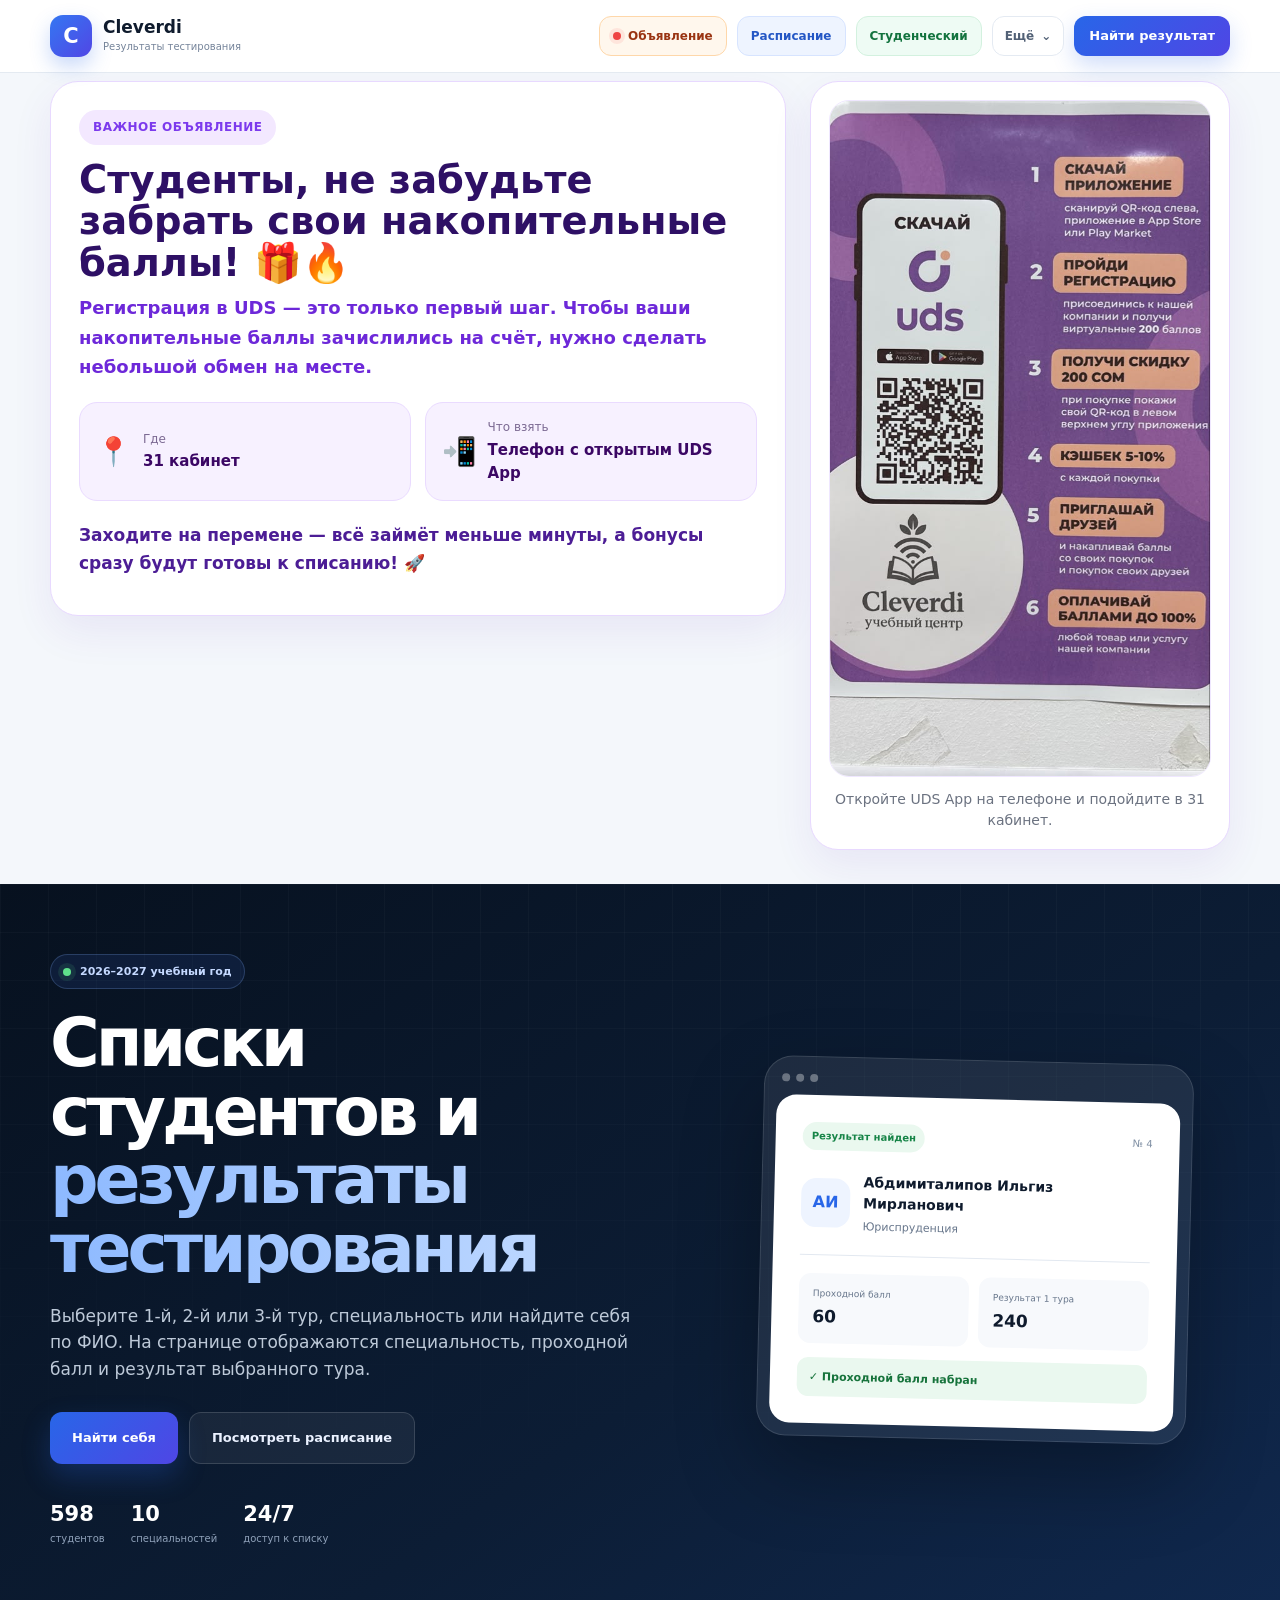
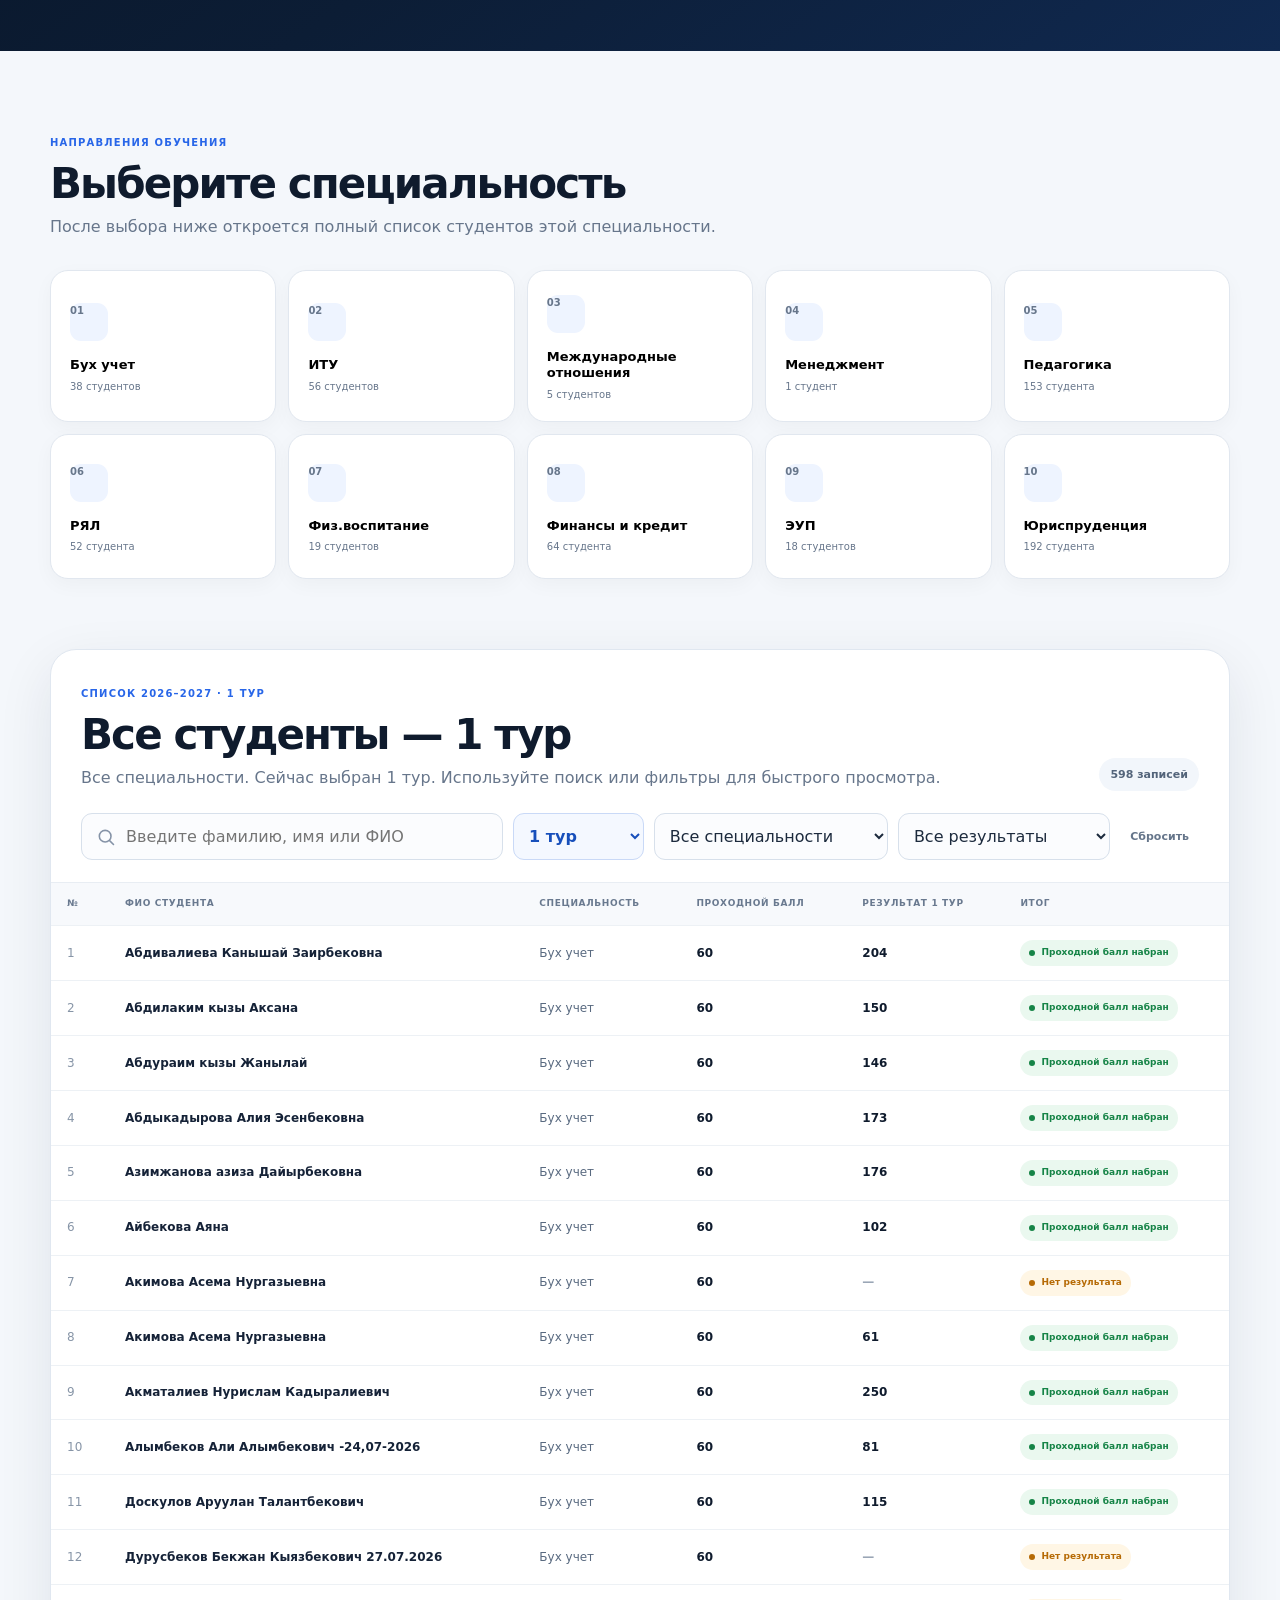
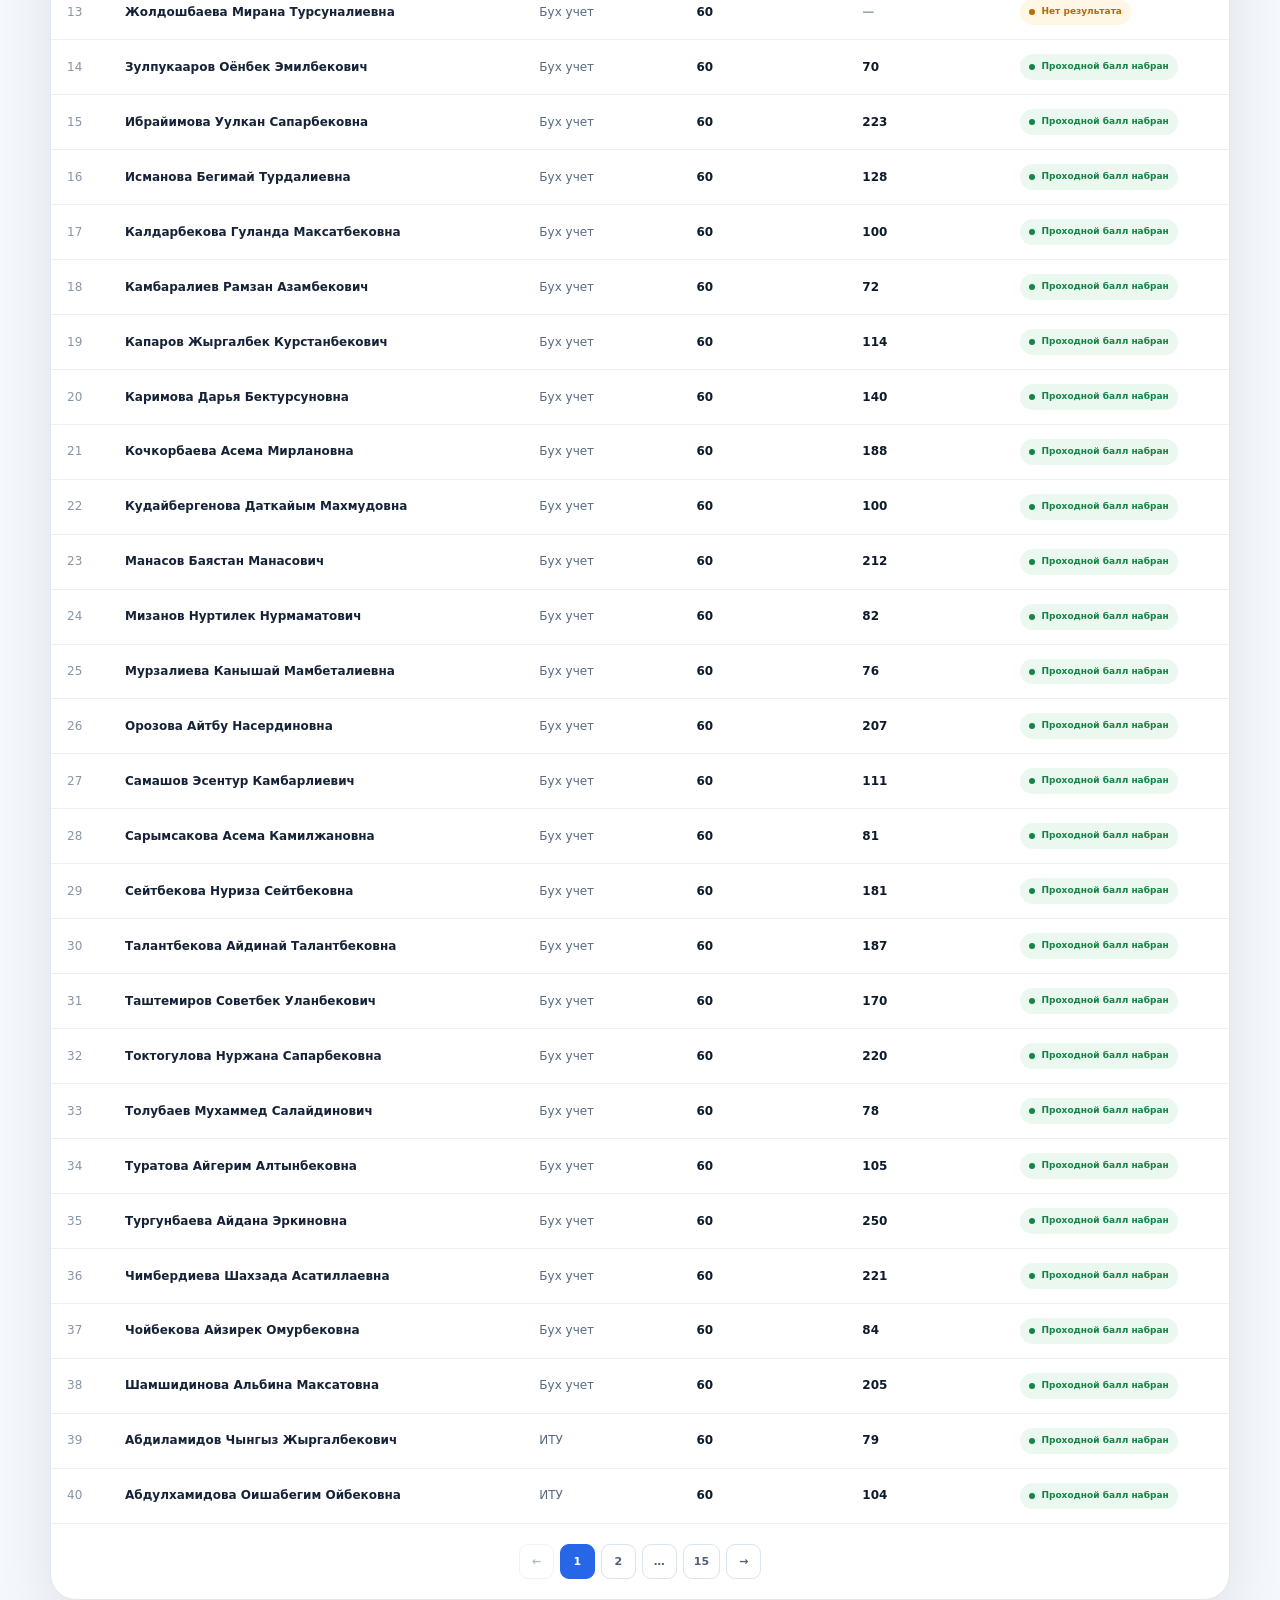
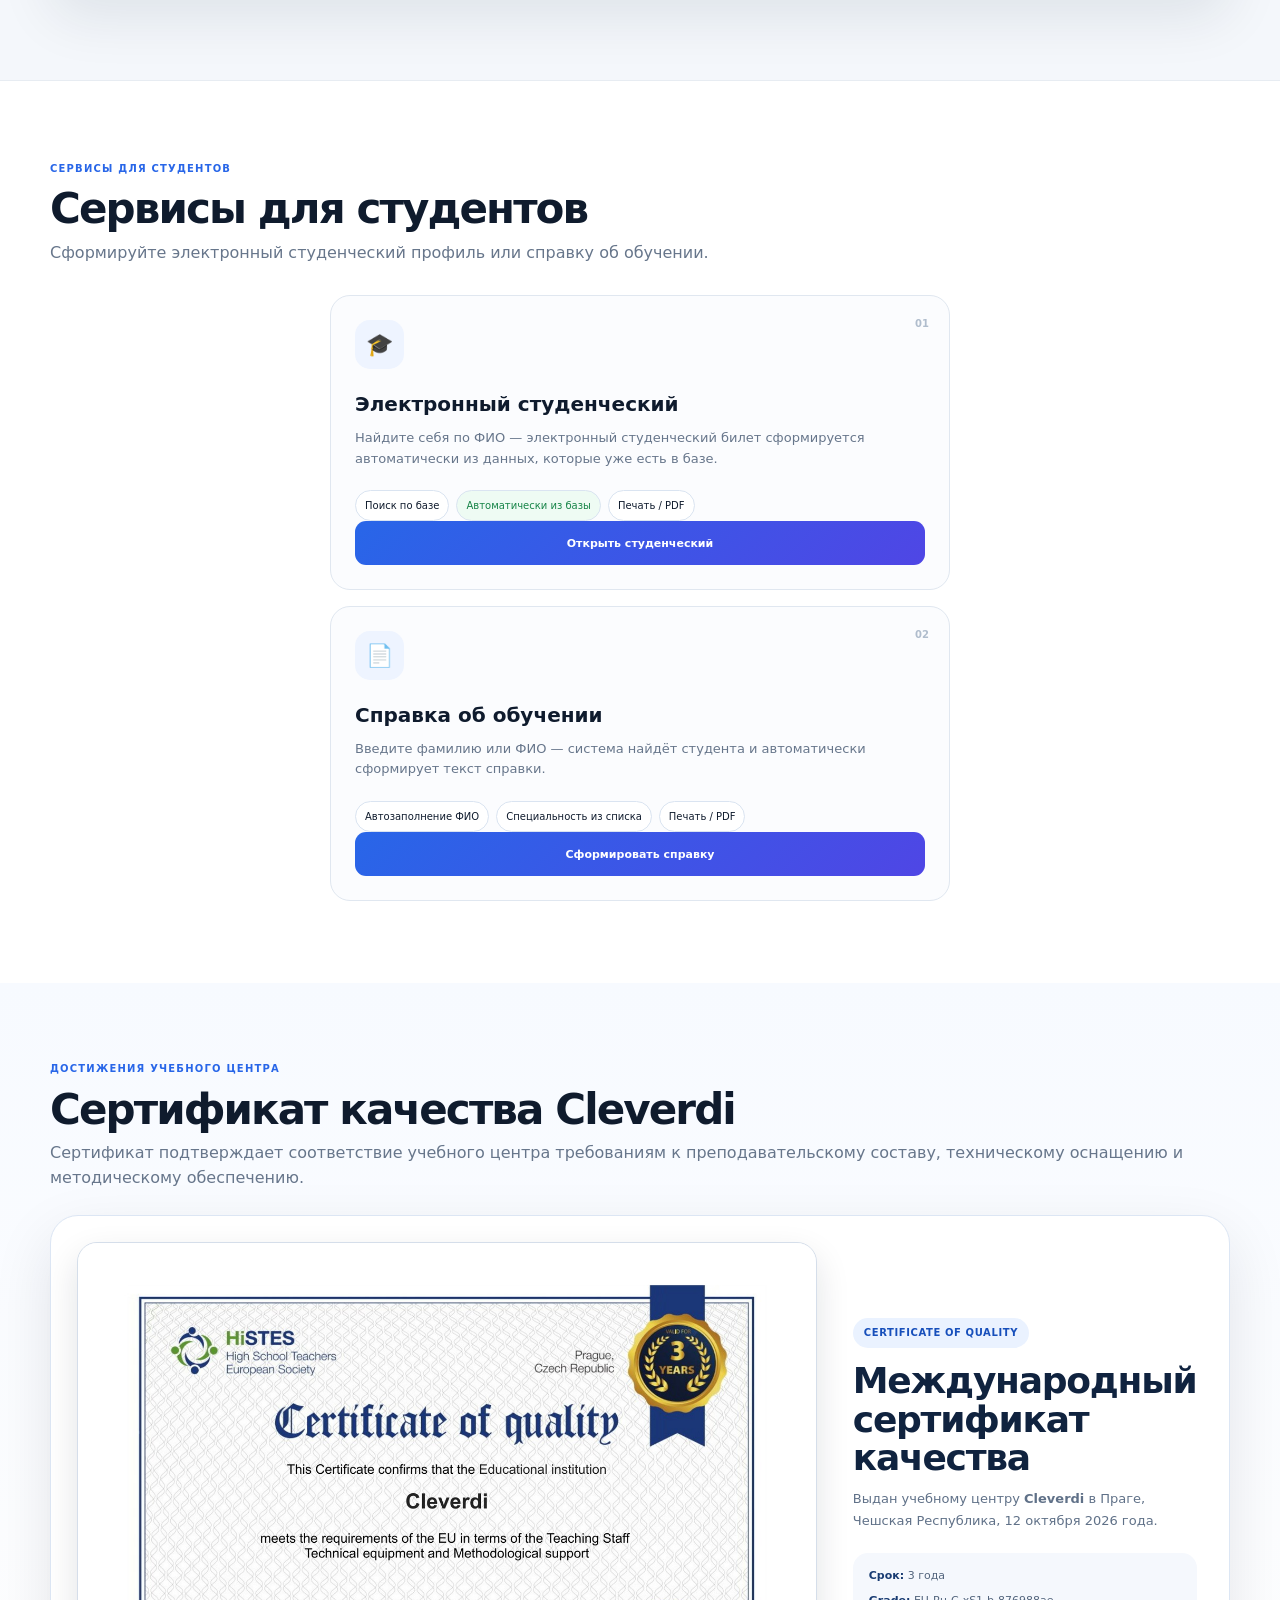
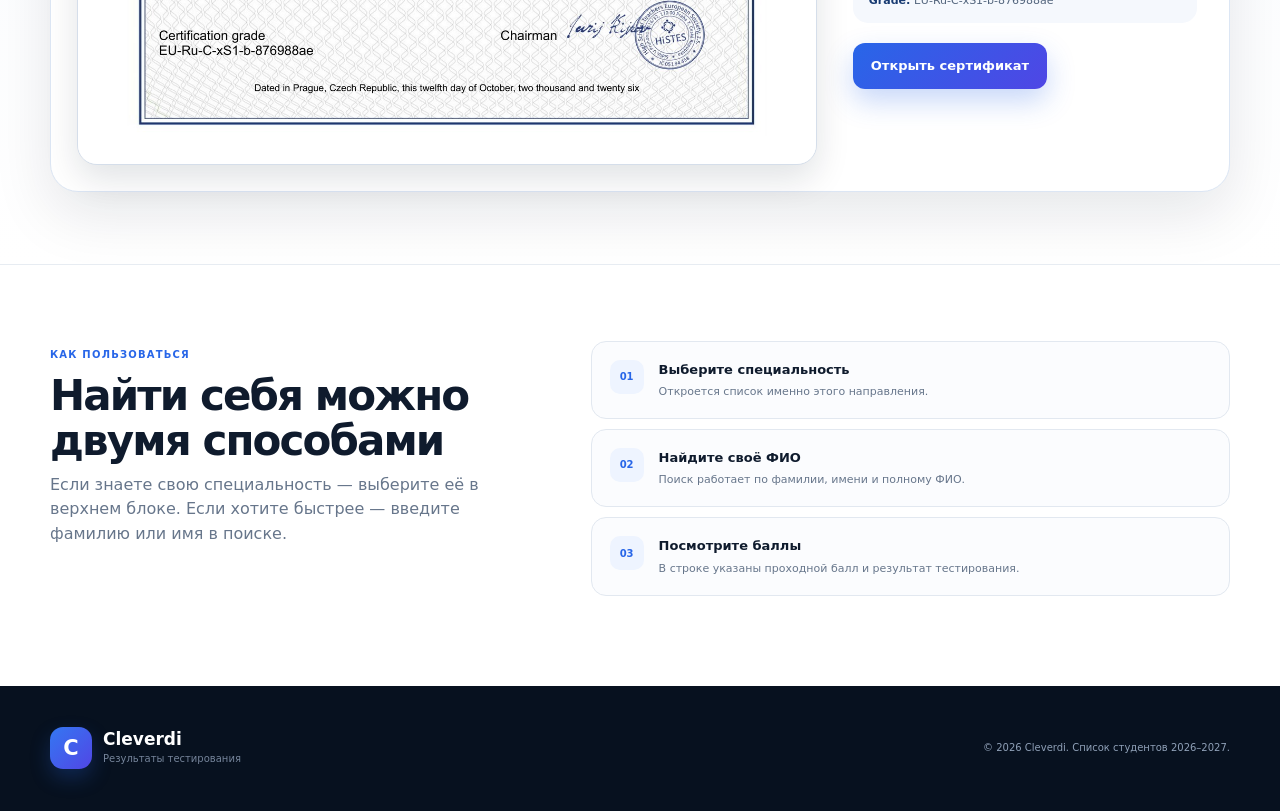
<file: index.html>
<!doctype html>
<html lang="ru">
<head>
<meta charset="utf-8"/>
<meta content="width=device-width, initial-scale=1" name="viewport"/>
<meta content="#0a1628" name="theme-color"/>
<meta content="Cleverdi — списки студентов и результаты тестирования по специальностям" name="description"/>
<title>Cleverdi — Списки и результаты тестирования</title>
<link href="assets/css/style.css" rel="stylesheet"/>
</head>
<body>
<header class="header">
<div class="container header-inner">
<a aria-label="Cleverdi" class="brand" href="#top">
<span class="logo">C</span>
<span class="brand-copy">
<strong>Cleverdi</strong>
<small>Результаты тестирования</small>
</span>
</a>
<button aria-expanded="false" aria-label="Открыть меню" class="menu-button" id="menuButton">
<span></span><span></span><span></span>
</button>
<nav class="nav nav-modern" id="nav">
  <a class="nav-chip nav-chip-alert" href="schedule.html#announcement">
    <span class="nav-chip-dot" aria-hidden="true"></span>
    Объявление
  </a>

  <a class="nav-chip nav-chip-schedule" href="schedule.html">Расписание</a>

  <a class="nav-chip nav-chip-card" href="#student-card-service">Студенческий</a>

  <details class="nav-more">
    <summary>Ещё <span aria-hidden="true">⌄</span></summary>
    <div class="nav-more-menu">
      <a href="#achievements">Сертификат</a>
      <a href="#specialties">Специальности</a>
      <a href="#students">Списки студентов</a>
      <a href="#services">Сервисы</a>
      <a href="#achievements">Достижения</a>
      <a href="#about">Как найти себя</a>
      <div class="nav-more-separator"></div>
      <a class="nav-more-admin" href="admin.html">Админ-панель</a>
    </div>
  </details>

  <a class="nav-primary nav-result" href="#students">Найти результат</a>
</nav>
</div>
</header>

<section class="student-offer student-offer--current" id="student-offer" aria-label="Объявление о накопительных баллах UDS">
  <div class="container student-offer__wrap">
    <div class="student-offer__content">
      <span class="student-offer__kicker">Важное объявление</span>
      <h2>Студенты, не забудьте забрать свои накопительные баллы! 🎁🔥</h2>
      <p class="student-offer__lead">Регистрация в UDS — это только первый шаг. Чтобы ваши накопительные баллы зачислились на счёт, нужно сделать небольшой обмен на месте.</p>
      <div class="student-offer__quick-info">
        <div><span>📍</span><div><small>Где</small><strong>31 кабинет</strong></div></div>
        <div><span>📲</span><div><small>Что взять</small><strong>Телефон с открытым UDS App</strong></div></div>
      </div>
      <p class="student-offer__final">Заходите на перемене — всё займёт меньше минуты, а бонусы сразу будут готовы к списанию! 🚀</p>
    </div>
    <aside class="student-offer__poster">
      <a href="assets/images/student-day-uds-dashboard.jpg" target="_blank" rel="noopener noreferrer" aria-label="Открыть постер UDS в полном размере">
        <img src="assets/images/student-day-uds-dashboard.jpg" alt="Постер UDS учебного центра Cleverdi" />
      </a>
      <p>Откройте UDS App на телефоне и подойдите в 31 кабинет.</p>
    </aside>
  </div>
</section>

<main id="top">
<section class="hero">
<div class="hero-grid-bg"></div>
<div class="container hero-layout">
<div class="hero-copy">
<div class="top-label"><i></i> 2026–2027 учебный год</div>
<h1>Списки студентов и <span>результаты тестирования</span></h1>
<p>
          Выберите 1-й, 2-й или 3-й тур, специальность или найдите себя по ФИО.
          На странице отображаются специальность, проходной балл и результат выбранного тура.
        </p>
<div class="hero-actions">
<a class="button primary large" href="#students">Найти себя</a>
<a class="button outline large" href="schedule.html">Посмотреть расписание</a>
</div>
<div class="hero-facts">
<div><b id="heroStudentCount">—</b><span>студентов</span></div>
<div><b id="heroSpecialtyCount">—</b><span>специальностей</span></div>
<div><b>24/7</b><span>доступ к списку</span></div>
</div>
</div>
<div aria-hidden="true" class="hero-card">
<div class="window-head"><i></i><i></i><i></i></div>
<div class="student-preview">
<div class="preview-top">
<span class="preview-badge">Результат найден</span>
<span class="preview-number">№ 4</span>
</div>
<div class="preview-person">
<span class="preview-avatar">АИ</span>
<div>
<strong>Абдимиталипов Ильгиз Мирланович</strong>
<small>Юриспруденция</small>
</div>
</div>
<div class="preview-results">
<div><span>Проходной балл</span><b>60</b></div>
<div><span>Результат 1 тура</span><b>240</b></div>
</div>
<div class="preview-success">✓ Проходной балл набран</div>
</div>
</div>
</div>
</section>


<section class="specialties-section" id="specialties">
<div class="container">
<div class="section-heading">
<div>
<span class="kicker">Направления обучения</span>
<h2>Выберите специальность</h2>
<p>После выбора ниже откроется полный список студентов этой специальности.</p>
</div>
</div>
<div class="specialty-grid" id="specialtyGrid"></div>
</div>
</section>
<section class="students-section" id="students">
<div class="container">
<div class="list-shell">
<div class="list-header">
<div>
<span class="kicker" id="listKicker">Список 2026–2027 · 1 тур</span>
<h2 id="listTitle">Все студенты</h2>
<p id="listDescription">Выберите специальность или найдите себя по ФИО.</p>
</div>
<div class="list-count" id="listCount">0 записей</div>
</div>
<div class="toolbar">
<div class="search-box">
<svg aria-hidden="true" viewbox="0 0 24 24">
<path d="m21 21-4.4-4.4m1.4-5.6a7 7 0 1 1-14 0 7 7 0 0 1 14 0Z"></path>
</svg>
<label class="sr-only" for="studentSearch">Поиск по ФИО</label>
<input id="studentSearch" placeholder="Введите фамилию, имя или ФИО" type="search"/>
</div>
<label class="select-wrap round-select">
<span class="sr-only">Тур тестирования</span>
<select aria-label="Тур тестирования" id="roundSelect">
<option value="1">1 тур</option>
<option value="2">2 тур</option>
<option value="3">3 тур</option>
</select>
</label>
<label class="select-wrap">
<span class="sr-only">Специальность</span>
<select id="specialtySelect">
<option value="">Все специальности</option>
</select>
</label>
<label class="select-wrap status-select">
<span class="sr-only">Статус</span>
<select id="statusSelect">
<option value="">Все результаты</option>
<option value="passed">Проходной балл набран</option>
<option value="failed">Не набран</option>
<option value="pending">Нет результата</option>
</select>
</label>
<button class="clear-button" id="clearButton" type="button">Сбросить</button>
</div>
<div class="mobile-tip">На телефоне список отображается карточками для удобного чтения.</div>
<div class="table-wrap">
<table class="students-table">
<thead>
<tr>
<th>№</th>
<th>ФИО студента</th>
<th>Специальность</th>
<th id="passingScoreHeader">Проходной балл</th>
<th id="resultHeader">Результат 1 тура</th>
<th>Итог</th>
</tr>
</thead>
<tbody id="studentsBody"></tbody>
</table>
</div>
<div class="empty-state hidden" id="emptyState">
<span>⌕</span>
<strong>Студент не найден</strong>
<p>Проверьте написание ФИО или сбросьте фильтры.</p>
</div>
<div class="pagination" id="pagination"></div>
</div>
</div>
</section>
<section class="services-section" id="services">
<div class="container">
<div class="section-heading services-heading">
<div>
<span class="kicker">Сервисы для студентов</span>
<h2>Сервисы для студентов</h2>
<p>Сформируйте электронный студенческий профиль или справку об обучении.</p>
</div>
</div>
<div class="services-grid">
<article class="service-card student-card-service" id="student-card-service">
<div class="service-icon">🎓</div>
<div class="service-number">01</div>
<h3>Электронный студенческий</h3>
<p>Найдите себя по ФИО — электронный студенческий билет сформируется автоматически из данных, которые уже есть в базе.</p>
<div class="certificate-types">
<span>Поиск по базе</span>
<span>Автоматически из базы</span>
<span>Печать / PDF</span>
</div>
<button class="service-action primary-action" data-open-modal="studentCardModal" type="button">Открыть студенческий</button>
</article>

<article class="service-card">
<div class="service-icon">📄</div>
<div class="service-number">02</div>
<h3>Справка об обучении</h3>
<p>Введите фамилию или ФИО — система найдёт студента и автоматически сформирует текст справки.</p>
<div class="certificate-types">
<span>Автозаполнение ФИО</span>
<span>Специальность из списка</span>
<span>Печать / PDF</span>
</div>
<button class="service-action primary-action" data-open-modal="certificateModal" type="button">Сформировать справку</button>
</article>
</div>
</div>
</section>

<div aria-hidden="true" class="modal hidden" id="studentCardModal">
  <div class="modal-backdrop" data-close-modal=""></div>
  <div aria-labelledby="studentCardTitle" aria-modal="true" class="modal-dialog student-card-dialog" role="dialog">
    <button aria-label="Закрыть" class="modal-close" data-close-modal="" type="button">×</button>
    <span class="kicker">Электронный студенческий билет</span>
    <h2 id="studentCardTitle">Электронный студенческий билет</h2>
    <p class="modal-lead">Найдите себя по ФИО. Если студент есть в базе Cleverdi, билет сформируется автоматически — ничего дополнительно вводить не нужно.</p>

    <div class="student-card-search-block">
      <label>
        <span>Фамилия или ФИО</span>
        <div class="certificate-search-row">
          <input autocomplete="off" id="studentCardSearch" placeholder="Введите фамилию, имя или ФИО" type="search"/>
          <button class="button primary" id="studentCardFindButton" type="button">Найти</button>
        </div>
      </label>
      <div class="certificate-search-message" id="studentCardSearchMessage"></div>
      <div class="certificate-matches hidden" id="studentCardMatches"></div>
    </div>

    <div class="student-card-preview hidden" id="studentCardPreview">
      <div class="digital-student-card" id="digitalStudentCard">
        <div class="digital-student-card__top">
          <div class="digital-student-card__brand"><span class="logo">C</span><div><strong>Cleverdi</strong><small>Электронный студенческий билет</small></div></div>
          <span class="digital-student-card__year">2026–2027</span>
        </div>
        <div class="digital-student-card__body">
          <div class="digital-student-card__photo" id="studentCardPhotoPreview"><span id="studentCardInitials">СТ</span></div>
          <div class="digital-student-card__info">
            <small>Студент</small>
            <h3 id="studentCardFullName">ФИО студента</h3>
            <div class="digital-student-card__rows">
              <div><span>Специальность</span><strong id="studentCardSpecialty">—</strong></div>
              <div><span>Учебный год</span><strong>2026–2027</strong></div>
              <div><span>Статус</span><strong id="studentCardStatus">В базе Cleverdi</strong></div>
              <div><span>№ студенческого</span><strong id="studentCardProfileId">CLV-2026-0000</strong></div>
            </div>
          </div>
        </div>
        <div class="digital-student-card__footer">
          <div><small>Электронная запись</small><strong id="studentCardVerifyCode">CLEVERDI</strong></div>
          <span class="digital-student-card__status">● Активен</span>
        </div>
        <div class="digital-student-card__warning">Билет сформирован из действующей базы студентов Cleverdi. Официальный статус и правила использования определяет учебный центр.</div>
      </div>
      <div class="student-card-photo-tools">
        <label class="student-card-photo-button">Добавить / сменить фото<input id="studentCardPhoto" accept="image/*" type="file"/></label>
        <span>Фото необязательно. Оно сохраняется только в этом браузере.</span>
      </div>
      <div class="student-card-actions">
        <button class="button primary" id="studentCardPrintButton" type="button">Сохранить / распечатать билет</button>
        <button class="button outline" id="studentCardChangeButton" type="button">Найти другого студента</button>
      </div>
    </div>
  </div>
</div>

<div aria-hidden="true" class="modal hidden" id="certificateModal">
<div class="modal-backdrop" data-close-modal=""></div>
<div aria-labelledby="certificateTitle" aria-modal="true" class="modal-dialog certificate-dialog" role="dialog">
<button aria-label="Закрыть" class="modal-close" data-close-modal="" type="button">×</button>
<span class="kicker">Автоматическая справка</span>
<h2 id="certificateTitle">Справка об обучении</h2>
<p class="modal-lead">Введите фамилию или ФИО. Данные будут подставлены из списка студентов.</p>
<div class="certificate-search-block">
<label>
<span>Фамилия или ФИО</span>
<div class="certificate-search-row">
<input autocomplete="off" id="certificateStudentSearch" placeholder="Например: Бектурсун уулу Аваз" type="search"/>
<button class="button primary" id="certificateFindButton" type="button">Найти</button>
</div>
</label>
<div class="certificate-search-message" id="certificateSearchMessage"></div>
<div class="certificate-matches hidden" id="certificateMatches"></div>
</div>
<div class="certificate-preview hidden" id="certificatePreview">
<div class="certificate-paper official-certificate-paper" id="certificatePaper">
<div class="official-header-grid">
<div class="official-header-col official-header-kg">
<strong>КЫРГЫЗ РЕСПУБЛИКАСЫ</strong>
<strong>ИЛИМ, ЖОГОРКУ БИЛИМ БЕРҮҮ</strong>
<strong>ЖАНА ИННОВАЦИЯЛАР</strong>
<strong>МИНИСТРЛИГИ</strong>
<span class="official-gap"></span>
<strong>К.Ш. ТОКТОМАМАТОВ АТЫНДАГЫ</strong>
<strong>ЭЛ АРАЛЫК УНИВЕРСИТЕТ</strong>
<span>окуу-илимий-өндүрүштүк комплекси</span>
<em>коммерциялык эмес билим берүү мекемеси</em>
</div>
<div class="official-emblem-wrap">
<img alt="Кыргыз Республикасынын герби" class="official-emblem" src="assets/images/kyrgyz-emblem.jpeg"/>
</div>
<div class="official-header-col official-header-ru">
<strong>КЫРГЫЗСКАЯ РЕСПУБЛИКА</strong>
<strong>МИНИСТЕРСТВО НАУКИ, ВЫСШЕГО</strong>
<strong>ОБРАЗОВАНИЯ И ИННОВАЦИЙ</strong>
<span class="official-gap"></span>
<em>Некоммерческое образовательное учреждение</em>
<span>Учебно-научно-производственный комплекс</span>
<strong>МЕЖДУНАРОДНЫЙ УНИВЕРСИТЕТ</strong>
<strong>ИМЕНИ К.Ш. ТОКТОМАМАТОВА</strong>
</div>
</div>
<div class="official-header-en">
<strong>KYRGYZ REPUBLIC</strong>
<strong>MINISTRY OF SCIENCE, HIGHER EDUCATION AND INNOVATION</strong>
<em>Non-profit educational institution</em>
<span>Educational-Scientific-Production Complex</span>
<strong>INTERNATIONAL UNIVERSITY NAMED AFTER K.SH. TOKTOMAMATOV</strong>
</div>
<div class="official-black-line"></div>
<div class="official-contacts">
<p>Кыргыз Республикасы, Жалал-Абад ш., 715613, Тарсус к., 1 а; тел.: +996 3722 51811, факс: +996 3722 50705; www.mnu.kg; эл.почта: info@mnu.kg; КБ «Кыргызстан», э/э 1031520000006790, БИК 103015, ОКПО 01852811.</p>
<p>Кыргызская Республика, г. Жалал-Абад, 715613, ул. Тарсус 1 а; тел.: +996 3722 51811, факс: +996 3722 50705; www.mnu.kg; эл.почта: info@mnu.kg; КБ «Кыргызстан», р/с 1031520000006790, БИК 10301530, ОКПО 01852811.</p>
<p>1 a, Tarsus St., Jalal-Abad city, 715613, Kyrgyz Republic, phone: +996 3722 51811, fax: +996 3722 50705; www.mnu.kg; E-mail: info@mnu.kg.</p>
</div>
<div class="official-doc-number">
<span id="certificateDate">__.__.2026</span>
<span>№ __________</span>
</div>
<h3 class="official-title">Справка</h3>
<div class="official-body">
<p>
              Настоящая справка подтверждает, что
              <strong id="certificateFullName">ФИО студента</strong>
              действительно зачислен(а) и обучается на 1 курсе 2026-2027 учебного года
              по направлению «<strong id="certificateStudentSpecialty">Специальность</strong>»
              Московского института экономики, политики и права при Международном университете
              им. К.Ш. Токтомаматова.
            </p>
<p>Справка дана для предъявления по месту требования.</p>
</div>
<div class="official-signature">
<strong>Представитель МИЭПиП</strong>
<strong>Торогелдиева А.Б.</strong>
</div>
</div><div class="certificate-preview-actions">
<button class="button primary" id="certificatePrintButton" type="button">Сохранить / распечатать билет</button>
<button class="button certificate-secondary" id="certificateChangeStudent" type="button">Найти другого студента</button>
</div>
</div>
</div>
</div>

<section class="achievements-section" id="achievements">
  <div class="container">
    <div class="section-heading achievements-heading">
      <div>
        <span class="kicker">Достижения учебного центра</span>
        <h2>Сертификат качества Cleverdi</h2>
        <p>Сертификат подтверждает соответствие учебного центра требованиям к преподавательскому составу, техническому оснащению и методическому обеспечению.</p>
      </div>
    </div>
    <article class="achievement-certificate-card">
      <a class="achievement-certificate-preview" href="assets/certificates/cert_Cleverdi.pdf" target="_blank" rel="noopener" aria-label="Открыть сертификат качества Cleverdi">
        <img src="assets/images/cleverdi-quality-certificate.jpg" alt="Сертификат качества Cleverdi" loading="lazy"/>
      </a>
      <div class="achievement-certificate-info">
        <span class="achievement-badge">Certificate of Quality</span>
        <h3>Международный сертификат качества</h3>
        <p>Выдан учебному центру <strong>Cleverdi</strong> в Праге, Чешская Республика, 12 октября 2026 года.</p>
        <div class="achievement-meta">
          <span><b>Срок:</b> 3 года</span>
          <span><b>Grade:</b> EU-Ru-C-xS1-b-876988ae</span>
        </div>
        <a class="button primary" href="assets/certificates/cert_Cleverdi.pdf" target="_blank" rel="noopener">Открыть сертификат</a>
      </div>
    </article>
  </div>
</section>

<section class="about-section" id="about">
<div class="container about-grid">
<div>
<span class="kicker">Как пользоваться</span>
<h2>Найти себя можно двумя способами</h2>
<p>
          Если знаете свою специальность — выберите её в верхнем блоке.
          Если хотите быстрее — введите фамилию или имя в поиске.
        </p>
</div>
<div class="steps">
<article><b>01</b><div><strong>Выберите специальность</strong><span>Откроется список именно этого направления.</span></div></article>
<article><b>02</b><div><strong>Найдите своё ФИО</strong><span>Поиск работает по фамилии, имени и полному ФИО.</span></div></article>
<article><b>03</b><div><strong>Посмотрите баллы</strong><span>В строке указаны проходной балл и результат тестирования.</span></div></article>
</div>
</div>
</section>
</main>
<footer class="footer">
<div class="container footer-inner">
<a class="brand footer-brand" href="#top">
<span class="logo">C</span>
<span class="brand-copy"><strong>Cleverdi</strong><small>Результаты тестирования</small></span>
</a>
<p>© <span id="currentYear"></span> Cleverdi. Список студентов 2026–2027.</p>
</div>
</footer>
<script src="assets/js/students.js"></script>

<script src="assets/js/app.js"></script>
<script src="assets/js/student-card.js"></script>
</body>
</html>
</file>
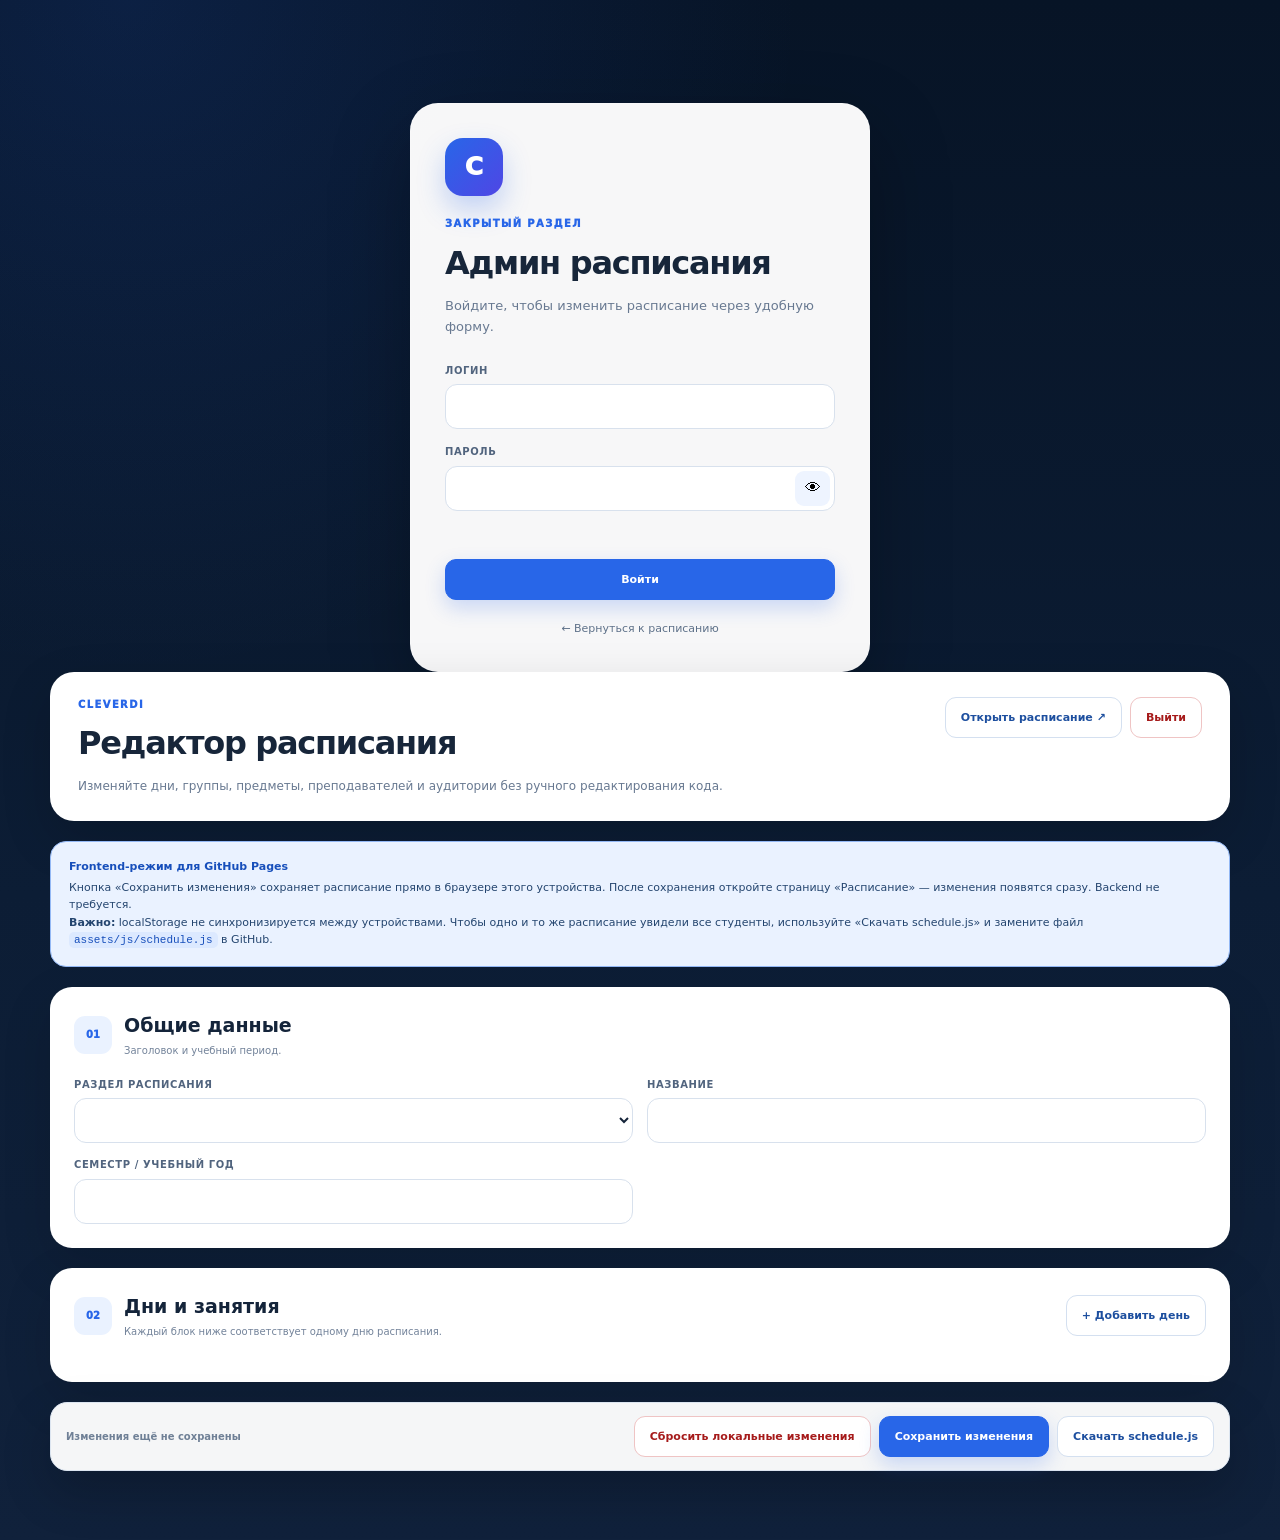
<file: admin.html>
<!doctype html>
<html lang="ru">
<head>
  <meta charset="utf-8">
  <meta name="viewport" content="width=device-width, initial-scale=1">
  <meta name="theme-color" content="#0a1628">
  <meta name="robots" content="noindex,nofollow,noarchive">
  <title>Cleverdi — Админ расписания</title>
  <link rel="stylesheet" href="assets/css/style.css">
</head>
<body class="admin-page-body">
  <main class="admin-shell">
    <section class="admin-login-card" id="adminLoginView">
      <div class="admin-login-logo">C</div>
      <span class="admin-eyebrow">Закрытый раздел</span>
      <h1>Админ расписания</h1>
      <p>Войдите, чтобы изменить расписание через удобную форму.</p>

      <form id="adminLoginForm" class="admin-login-form" autocomplete="off">
        <label>
          <span>Логин</span>
          <input id="adminLogin" name="login" type="text" autocomplete="username" required>
        </label>
        <label>
          <span>Пароль</span>
          <div class="admin-password-wrap">
            <input id="adminPassword" name="password" type="password" autocomplete="current-password" required>
            <button type="button" id="togglePassword" class="admin-eye-button" aria-label="Показать пароль">👁</button>
          </div>
        </label>
        <div class="admin-login-error" id="adminLoginError" role="alert"></div>
        <button class="admin-primary-btn admin-full-btn" type="submit">Войти</button>
      </form>
      <a href="schedule.html" class="admin-back-link">← Вернуться к расписанию</a>
    </section>

    <section class="admin-panel" id="adminPanel" hidden>
      <header class="admin-toolbar">
        <div>
          <span class="admin-eyebrow">Cleverdi</span>
          <h1>Редактор расписания</h1>
          <p>Изменяйте дни, группы, предметы, преподавателей и аудитории без ручного редактирования кода.</p>
        </div>
        <div class="admin-toolbar-actions">
          <a class="admin-secondary-btn" href="schedule.html" target="_blank" rel="noopener">Открыть расписание ↗</a>
          <button class="admin-danger-outline-btn" id="adminLogout" type="button">Выйти</button>
        </div>
      </header>

      <div class="admin-notice-box">
        <strong>Frontend-режим для GitHub Pages</strong>
        <p>Кнопка «Сохранить изменения» сохраняет расписание прямо в браузере этого устройства. После сохранения откройте страницу «Расписание» — изменения появятся сразу. Backend не требуется.</p>
        <p><b>Важно:</b> localStorage не синхронизируется между устройствами. Чтобы одно и то же расписание увидели все студенты, используйте «Скачать schedule.js» и замените файл <code>assets/js/schedule.js</code> в GitHub.</p>
      </div>

      <section class="admin-settings-card">
        <div class="admin-section-title">
          <div>
            <span>01</span>
            <div><h2>Общие данные</h2><p>Заголовок и учебный период.</p></div>
          </div>
        </div>
        <div class="admin-grid-2">
          <label class="admin-field">
            <span>Раздел расписания</span>
            <select id="scheduleTrackSelect"></select>
          </label>
          <label class="admin-field">
            <span>Название</span>
            <input id="scheduleTitleInput" type="text">
          </label>
          <label class="admin-field">
            <span>Семестр / учебный год</span>
            <input id="scheduleSemesterInput" type="text">
          </label>
        </div>
      </section>

      <section class="admin-settings-card">
        <div class="admin-section-title admin-section-title-row">
          <div>
            <span>02</span>
            <div><h2>Дни и занятия</h2><p>Каждый блок ниже соответствует одному дню расписания.</p></div>
          </div>
          <button type="button" id="addDayButton" class="admin-secondary-btn">+ Добавить день</button>
        </div>
        <div id="adminDays" class="admin-days-editor"></div>
      </section>

      <div class="admin-savebar">
        <div class="admin-save-status" id="adminSaveStatus">Изменения ещё не сохранены</div>
        <div class="admin-save-actions">
          <button type="button" id="resetScheduleButton" class="admin-danger-outline-btn">Сбросить локальные изменения</button>
          <button type="button" id="savePreviewButton" class="admin-primary-btn">Сохранить изменения</button>
          <button type="button" id="downloadScheduleButton" class="admin-secondary-btn">Скачать schedule.js</button>
        </div>
      </div>
    </section>
  </main>

  <script src="assets/js/schedule.js"></script>
  <script src="assets/js/admin.js"></script>
</body>
</html>
</file>
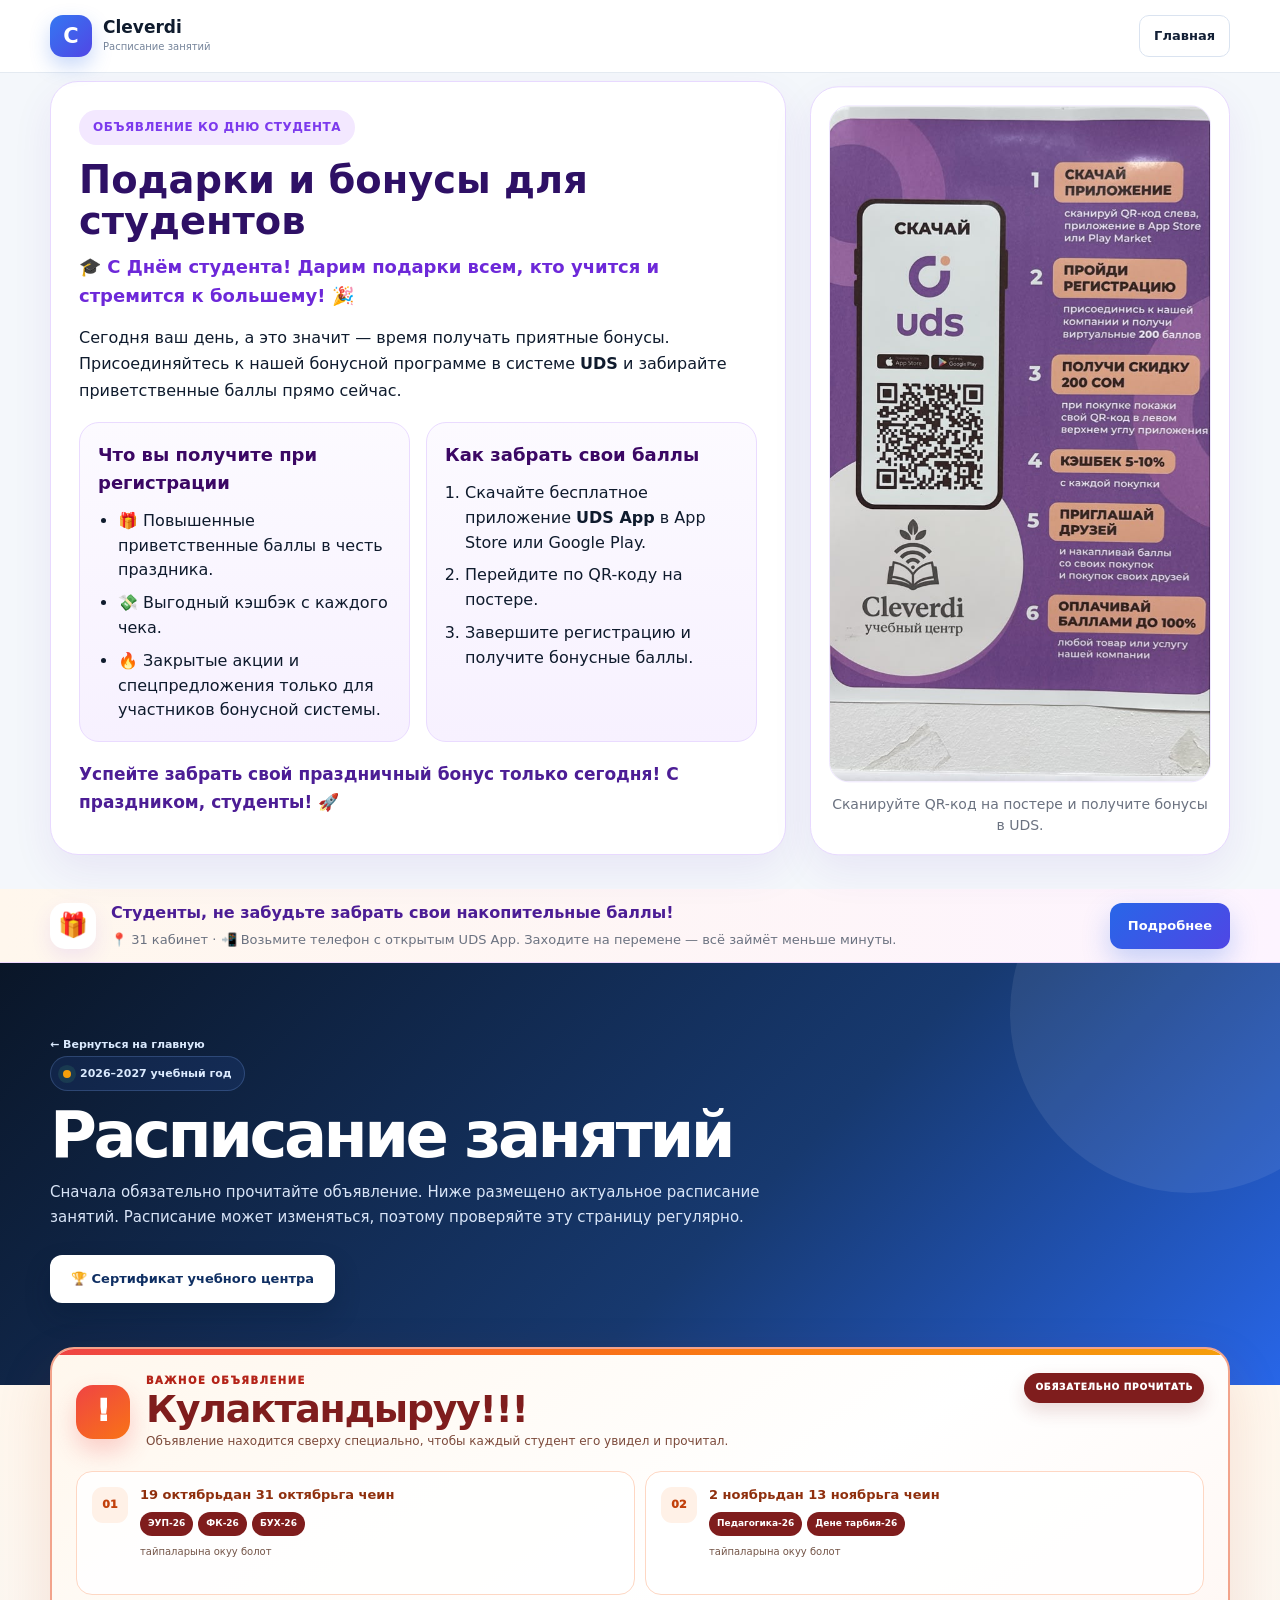
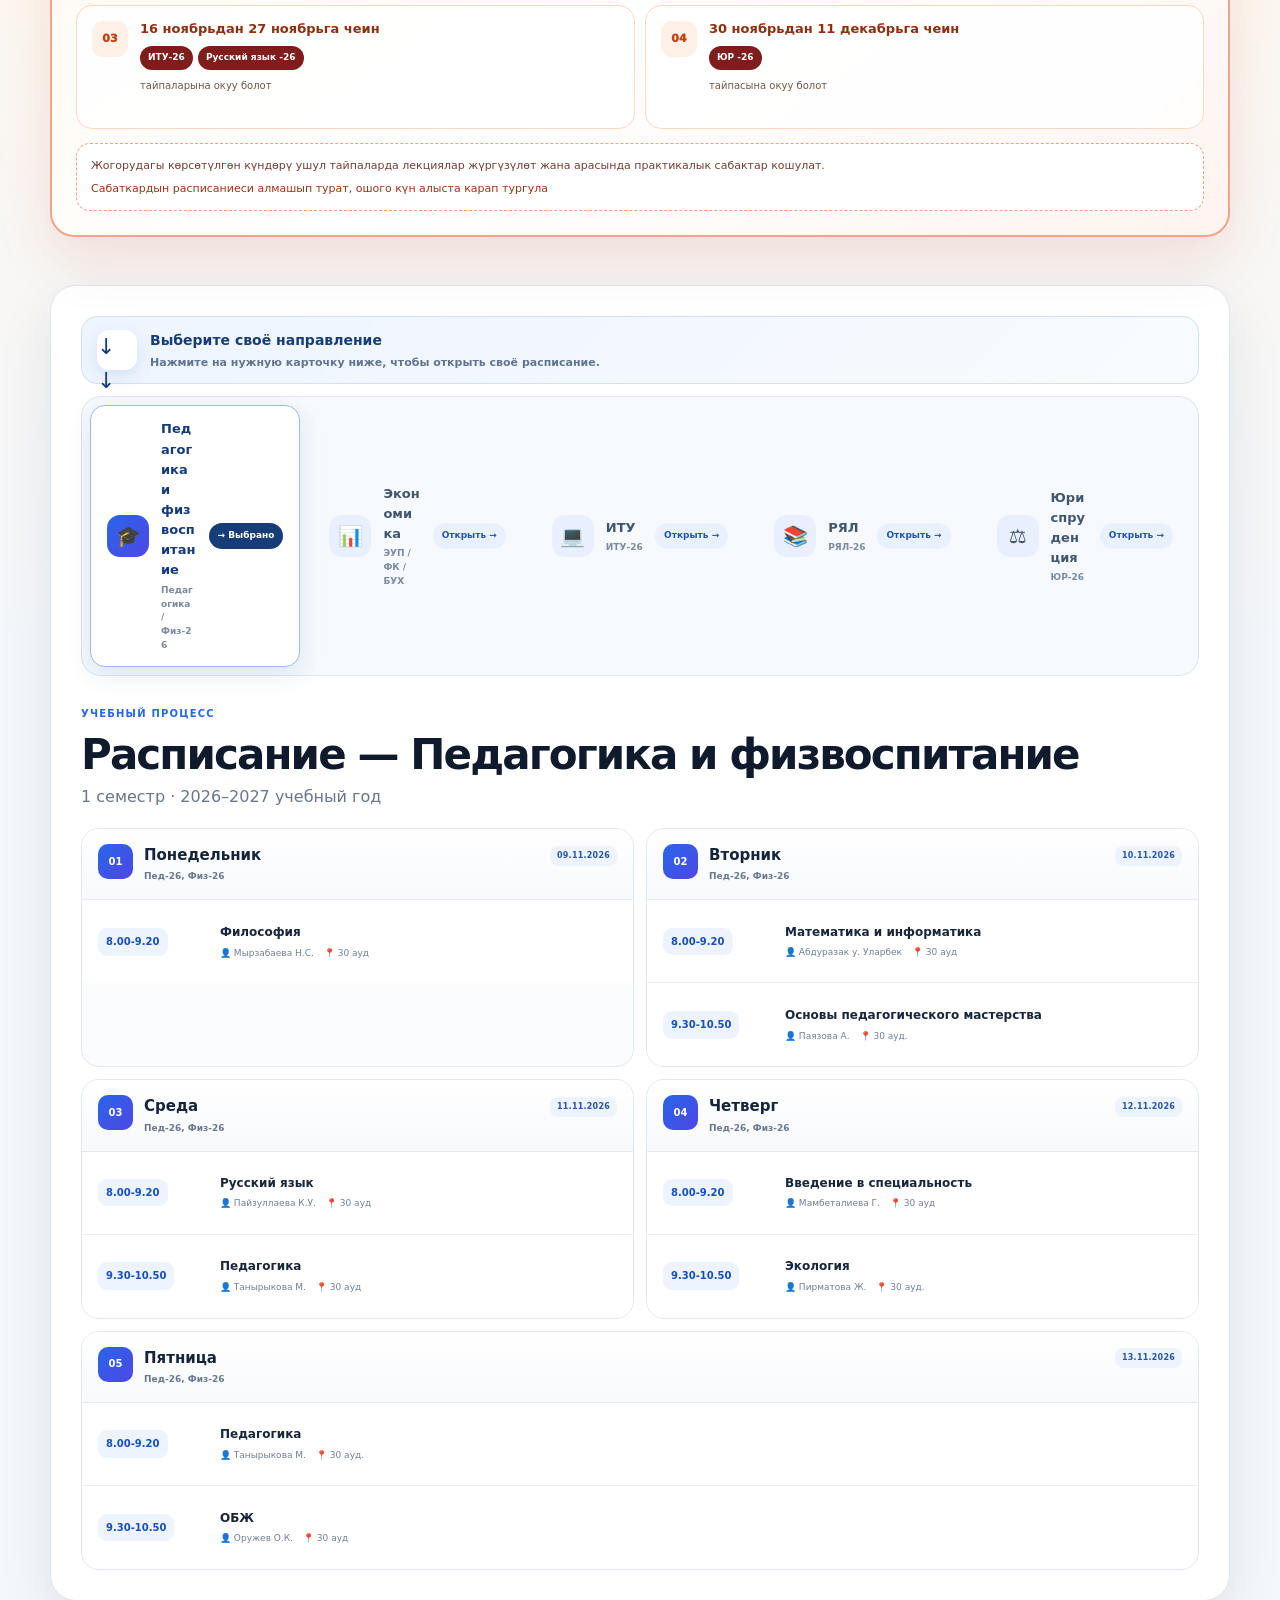
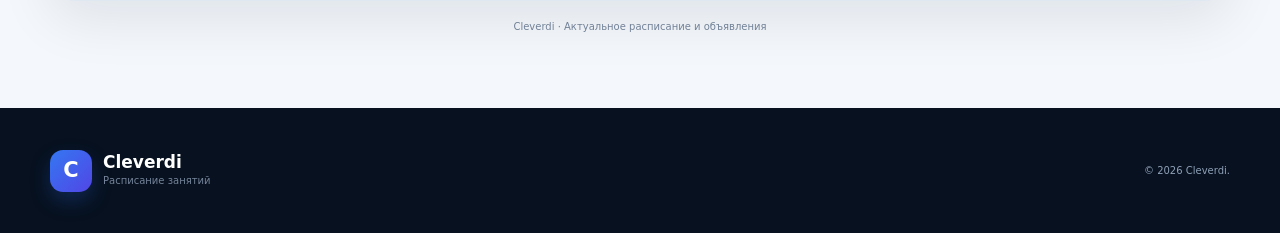
<file: schedule.html>
<!doctype html>
<html lang="ru">
<head>
  <meta charset="utf-8">
  <meta name="viewport" content="width=device-width, initial-scale=1">
  <meta name="theme-color" content="#0a1628">
  <meta name="description" content="Cleverdi — расписание занятий и важные объявления">
  <title>Cleverdi — Расписание занятий</title>
  <link rel="stylesheet" href="assets/css/style.css">
</head>
<body class="schedule-page-body">
<header class="header schedule-page-header">
  <div class="container header-inner">
    <a href="index.html" class="brand" aria-label="Cleverdi — главная">
      <span class="logo">C</span>
      <span class="brand-copy"><strong>Cleverdi</strong><small>Расписание занятий</small></span>
    </a>
    <button class="menu-button" id="menuButton" aria-label="Открыть меню" aria-expanded="false"><span></span><span></span><span></span></button>
    <nav class="nav" id="nav">
      <a class="nav-primary" href="index.html">Главная</a>
    </nav>
  </div>
</header>

<section class="student-offer" id="student-offer" aria-label="Объявление ко Дню студента">
  <div class="container student-offer__wrap">
    <div class="student-offer__content">
      <span class="student-offer__kicker">Объявление ко Дню студента</span>
      <h2>Подарки и бонусы для студентов</h2>
      <p class="student-offer__lead">🎓 С Днём студента! Дарим подарки всем, кто учится и стремится к большему! 🎉</p>
      <p>Сегодня ваш день, а это значит — время получать приятные бонусы. Присоединяйтесь к нашей бонусной программе в системе <strong>UDS</strong> и забирайте приветственные баллы прямо сейчас.</p>
      <div class="student-offer__grid">
        <div class="student-offer__card">
          <h3>Что вы получите при регистрации</h3>
          <ul>
            <li>🎁 Повышенные приветственные баллы в честь праздника.</li>
            <li>💸 Выгодный кэшбэк с каждого чека.</li>
            <li>🔥 Закрытые акции и спецпредложения только для участников бонусной системы.</li>
          </ul>
        </div>
        <div class="student-offer__card">
          <h3>Как забрать свои баллы</h3>
          <ol>
            <li>Скачайте бесплатное приложение <strong>UDS App</strong> в App Store или Google Play.</li>
            <li>Перейдите по QR-коду на постере.</li>
            <li>Завершите регистрацию и получите бонусные баллы.</li>
          </ol>
        </div>
      </div>
      <p class="student-offer__final">Успейте забрать свой праздничный бонус только сегодня! С праздником, студенты! 🚀</p>
    </div>
    <aside class="student-offer__poster">
      <a href="assets/images/student-day-uds-dashboard.jpg" target="_blank" rel="noopener noreferrer" aria-label="Открыть постер UDS в полном размере">
        <img src="assets/images/student-day-uds-dashboard.jpg" alt="Постер UDS от учебного центра Cleverdi со скидками, кэшбэком и QR-кодом" />
      </a>
      <p>Сканируйте QR-код на постере и получите бонусы в UDS.</p>
    </aside>
  </div>
</section>


<section class="uds-bonus-alert" aria-label="Объявление о накопительных баллах UDS">
  <div class="container uds-bonus-alert__inner">
    <div class="uds-bonus-alert__icon">🎁</div>
    <div><strong>Студенты, не забудьте забрать свои накопительные баллы!</strong><p>📍 31 кабинет · 📲 Возьмите телефон с открытым UDS App. Заходите на перемене — всё займёт меньше минуты.</p></div>
    <a class="button primary" href="index.html#student-offer">Подробнее</a>
  </div>
</section>

<main class="schedule-page-main">
  <section class="schedule-page-hero">
    <div class="container">
      <a class="schedule-page-back" href="index.html">← Вернуться на главную</a>
      <div class="top-label"><i></i> 2026–2027 учебный год</div>
      <h1>Расписание занятий</h1>
      <p>Сначала обязательно прочитайте объявление. Ниже размещено актуальное расписание занятий. Расписание может изменяться, поэтому проверяйте эту страницу регулярно.</p>
      <div class="schedule-hero-actions">
        <a class="button schedule-certificate-button" href="index.html#achievements">🏆 Сертификат учебного центра</a>
      </div>
    </div>
  </section>

  <section class="schedule-section" id="schedule" aria-labelledby="scheduleTitle">
    <div class="container">
      <!-- ==========================================================
           ОБЪЯВЛЕНИЕ — РЕДАКТИРУЙТЕ ТЕКСТ ПРЯМО ЗДЕСЬ, В schedule.html
           Можно менять заголовок, даты, группы и текст.
           Чтобы добавить ещё один пункт — скопируйте целиком блок
           <article class="announcement-card"> ... </article>.
           ========================================================== -->
      <div class="schedule-notice" id="announcement" role="region" aria-label="Важное объявление">
        <div class="schedule-notice-top">
          <span class="schedule-alert-icon" aria-hidden="true">!</span>
          <div>
            <span class="schedule-alert-kicker">Важное объявление</span>
            <h2>Кулактандыруу!!!</h2>
            <p>Объявление находится сверху специально, чтобы каждый студент его увидел и прочитал.</p>
          </div>
          <span class="schedule-required-badge">ОБЯЗАТЕЛЬНО ПРОЧИТАТЬ</span>
        </div>

        <div class="announcement-grid">
          <!-- ПУНКТ 1 -->
          <article class="announcement-card">
            <div class="announcement-number">01</div>
            <div class="announcement-content">
              <strong class="announcement-period">19 октябрьдан 31 октябрьга чеин</strong>
              <div class="announcement-groups">
                <span>ЭУП-26</span><span>ФК-26</span><span>БУХ-26</span>
              </div>
              <p>тайпаларына окуу болот</p>
            </div>
          </article>

          <!-- ПУНКТ 2 -->
          <article class="announcement-card">
            <div class="announcement-number">02</div>
            <div class="announcement-content">
              <strong class="announcement-period">2 ноябрьдан 13 ноябрьга чеин</strong>
              <div class="announcement-groups">
                <span>Педагогика-26</span><span>Дене тарбия-26</span>
              </div>
              <p>тайпаларына окуу болот</p>
            </div>
          </article>

          <!-- ПУНКТ 3 -->
          <article class="announcement-card">
            <div class="announcement-number">03</div>
            <div class="announcement-content">
              <strong class="announcement-period">16 ноябрьдан 27 ноябрьга чеин</strong>
              <div class="announcement-groups">
                <span>ИТУ-26</span><span>Русский язык -26</span>
              </div>
              <p>тайпаларына окуу болот</p>
            </div>
          </article>

          <!-- ПУНКТ 4 -->
          <article class="announcement-card">
            <div class="announcement-number">04</div>
            <div class="announcement-content">
              <strong class="announcement-period">30 ноябрьдан 11 декабрьга чеин</strong>
              <div class="announcement-groups">
                <span>ЮР -26</span>
              </div>
              <p>тайпасына окуу болот</p>
            </div>
          </article>
        </div>

        <div class="announcement-notes">
          <p>Жогорудагы көрсөтүлгөн күндөрү ушул тайпаларда лекциялар жүргүзүлөт жана арасында практикалык сабактар кошулат.</p>
          <p class="announcement-change-note">Сабаткардын расписаниеси алмашып турат, ошого күн алыста карап тургула</p>
        </div>
      </div>

      <div class="schedule-board">
        <div class="schedule-track-help" role="note" aria-label="Подсказка по выбору направления">
          <span class="schedule-track-help-icon" aria-hidden="true">↓ ↓ ↓</span>
          <div>
            <strong>Выберите своё направление</strong>
            <p>Нажмите на нужную карточку ниже, чтобы открыть своё расписание.</p>
          </div>
        </div>
        <div class="schedule-track-picker" id="scheduleTrackPicker" aria-label="Выберите направление расписания"></div>
        <div class="schedule-heading">
          <div>
            <span class="kicker">Учебный процесс</span>
            <h2 id="scheduleTitle">Расписание занятий</h2>
            <p id="scheduleSubtitle">1 семестр · 2026–2027 учебный год</p>
          </div>
        </div>
        <div class="schedule-days" id="scheduleDays"></div>
      </div>
      <p class="schedule-page-footer-note">Cleverdi · Актуальное расписание и объявления</p>
    </div>
  </section>
</main>

<footer class="footer">
  <div class="container footer-inner">
    <a href="index.html" class="brand footer-brand"><span class="logo">C</span><span class="brand-copy"><strong>Cleverdi</strong><small>Расписание занятий</small></span></a>
    <p>© <span id="currentYear"></span> Cleverdi.</p>
  </div>
</footer>
<script src="assets/js/schedule.js"></script>
<script src="assets/js/schedule-page.js"></script>
</body>
</html>
</file>
<file: assets/css/style.css>
:root{
  --bg:#f4f7fb;--surface:#fff;--ink:#0f1b2d;--muted:#67768b;--line:#e2e8f0;
  --primary:#2866e8;--primary2:#4f46e5;--primary-soft:#eef4ff;
  --success:#168447;--success-soft:#eaf8ef;--danger:#c72c2c;--danger-soft:#fff0f0;
  --warning:#b66a05;--warning-soft:#fff6e5;--navy:#091526;--shadow:0 18px 55px rgba(16,33,59,.09)
}
*{box-sizing:border-box}html{scroll-behavior:smooth}body{margin:0;min-width:320px;background:var(--bg);color:var(--ink);font-family:Inter,ui-sans-serif,system-ui,-apple-system,BlinkMacSystemFont,"Segoe UI",sans-serif;line-height:1.55;-webkit-font-smoothing:antialiased}
a{text-decoration:none;color:inherit}button,input,select{font:inherit}button{cursor:pointer}.container{width:min(1180px,calc(100% - 40px));margin:0 auto}
.sr-only{position:absolute!important;width:1px!important;height:1px!important;padding:0!important;margin:-1px!important;overflow:hidden!important;clip:rect(0,0,0,0)!important;white-space:nowrap!important;border:0!important}.hidden{display:none!important}
.header{position:sticky;top:0;z-index:100;background:rgba(255,255,255,.94);backdrop-filter:blur(18px);border-bottom:1px solid rgba(226,232,240,.9)}
.header-inner{height:72px;display:flex;align-items:center;justify-content:space-between;gap:24px}.brand{display:flex;align-items:center;gap:11px}.logo{width:42px;height:42px;border-radius:13px;display:grid;place-items:center;color:#fff;background:linear-gradient(135deg,#3477f2,#5146e5);box-shadow:0 9px 20px rgba(40,102,232,.25);font-size:21px;font-weight:900}.brand-copy strong,.brand-copy small{display:block}.brand-copy strong{font-size:17px;line-height:1.1}.brand-copy small{margin-top:2px;color:#75849a;font-size:10px}
.nav{display:flex;align-items:center;gap:26px}.nav a{color:#526176;font-size:13px;font-weight:750}.nav a:hover{color:var(--primary)}.nav .nav-primary{padding:10px 14px;border:1px solid #dae3f0;border-radius:10px;background:#fff;color:#132036}
.menu-button{display:none;width:44px;height:44px;border:1px solid var(--line);border-radius:12px;background:#fff;align-items:center;justify-content:center;flex-direction:column;gap:4px}.menu-button span{width:19px;height:2px;border-radius:4px;background:#253248}
.hero{position:relative;overflow:hidden;color:#fff;background:linear-gradient(145deg,#07111f,#0c1d35 58%,#102950)}
.hero-grid-bg{position:absolute;inset:0;background-image:linear-gradient(rgba(255,255,255,.026) 1px,transparent 1px),linear-gradient(90deg,rgba(255,255,255,.026) 1px,transparent 1px);background-size:48px 48px;mask-image:linear-gradient(black,transparent 90%)}
.hero-layout{position:relative;z-index:1;min-height:570px;padding:70px 0 105px;display:grid;grid-template-columns:1.08fr .92fr;gap:70px;align-items:center}
.top-label{width:max-content;max-width:100%;display:flex;align-items:center;gap:9px;padding:8px 12px;border:1px solid rgba(143,184,255,.22);border-radius:999px;background:rgba(63,122,246,.11);color:#c5d9ff;font-size:11px;font-weight:800}.top-label i{width:8px;height:8px;border-radius:50%;background:#5ee18b;box-shadow:0 0 0 5px rgba(94,225,139,.11)}
.hero h1{max-width:740px;margin:20px 0;font-size:clamp(42px,5.3vw,69px);line-height:1.01;letter-spacing:-.058em}.hero h1 span{display:block;background:linear-gradient(90deg,#8db9ff,#c6ddff);-webkit-background-clip:text;background-clip:text;color:transparent}
.hero-copy>p{max-width:700px;margin:0;color:#bdc9d8;font-size:17px}.hero-actions{display:flex;flex-wrap:wrap;gap:11px;margin-top:30px}.button{min-height:46px;border:0;border-radius:12px;padding:0 18px;display:inline-flex;align-items:center;justify-content:center;font-size:13px;font-weight:850;transition:.2s}.button:hover{transform:translateY(-1px)}.button.primary{background:linear-gradient(135deg,var(--primary),var(--primary2));color:#fff;box-shadow:0 12px 28px rgba(40,102,232,.26)}.button.outline{border:1px solid rgba(255,255,255,.14);background:rgba(255,255,255,.06);color:#eaf1ff}.button.large{min-height:52px;padding:0 22px}
.hero-facts{display:flex;flex-wrap:wrap;gap:26px;margin-top:34px}.hero-facts div{display:grid}.hero-facts b{font-size:21px}.hero-facts span{color:#8fa1b9;font-size:10px}
.hero-card{width:min(430px,100%);justify-self:center;padding:12px;border:1px solid rgba(255,255,255,.12);border-radius:29px;background:rgba(255,255,255,.08);box-shadow:0 34px 80px rgba(0,0,0,.30);transform:rotate(1.4deg)}.window-head{display:flex;gap:6px;padding:5px 5px 13px}.window-head i{width:8px;height:8px;border-radius:50%;background:rgba(255,255,255,.34)}
.student-preview{padding:27px;border-radius:20px;background:#fff;color:var(--ink)}.preview-top{display:flex;align-items:center;justify-content:space-between;gap:12px}.preview-badge{padding:6px 9px;border-radius:999px;background:var(--success-soft);color:var(--success);font-size:10px;font-weight:850}.preview-number{font-size:10px;color:#8090a4}
.preview-person{display:flex;gap:13px;align-items:center;margin-top:21px;padding-bottom:20px;border-bottom:1px solid var(--line)}.preview-avatar{width:49px;height:49px;flex-shrink:0;border-radius:15px;display:grid;place-items:center;background:var(--primary-soft);color:var(--primary);font-weight:900}.preview-person strong,.preview-person small{display:block}.preview-person strong{font-size:14px}.preview-person small{margin-top:3px;color:var(--muted);font-size:11px}
.preview-results{display:grid;grid-template-columns:1fr 1fr;gap:10px;margin-top:18px}.preview-results div{padding:14px;border-radius:12px;background:#f7f9fc}.preview-results span,.preview-results b{display:block}.preview-results span{color:var(--muted);font-size:9px}.preview-results b{margin-top:2px;font-size:17px}.preview-success{margin-top:14px;padding:11px 12px;border-radius:11px;background:var(--success-soft);color:#16733b;font-size:11px;font-weight:800}
.specialties-section{padding:78px 0 48px}.section-heading{display:flex;justify-content:space-between;gap:25px;align-items:end}.kicker{color:var(--primary);font-size:10px;font-weight:900;text-transform:uppercase;letter-spacing:.12em}.section-heading h2,.list-header h2,.about-grid h2{margin:7px 0 9px;font-size:clamp(28px,4vw,42px);line-height:1.08;letter-spacing:-.045em}.section-heading p,.list-header p,.about-grid>div>p{margin:0;color:var(--muted)}
.specialty-grid{display:grid;grid-template-columns:repeat(5,minmax(0,1fr));gap:12px;margin-top:30px}.specialty-card{position:relative;text-align:left;min-height:145px;padding:19px;border:1px solid #e1e7ef;border-radius:18px;background:#fff;box-shadow:0 6px 20px rgba(15,23,42,.035);transition:.2s}.specialty-card:hover,.specialty-card.active{border-color:#a9c5ff;box-shadow:0 12px 28px rgba(40,102,232,.10);transform:translateY(-2px)}.specialty-card.active{background:linear-gradient(180deg,#fff,#f4f7ff)}.specialty-icon{width:38px;height:38px;display:grid;place-items:center;border-radius:11px;background:var(--primary-soft);color:var(--primary);font-size:15px;font-weight:900}.specialty-card strong{display:block;margin-top:16px;font-size:13px;line-height:1.25}.specialty-card span{display:block;margin-top:5px;color:var(--muted);font-size:10px}
.students-section{padding:22px 0 80px}.list-shell{overflow:hidden;border:1px solid #e0e7f0;border-radius:26px;background:#fff;box-shadow:var(--shadow)}.list-header{display:flex;align-items:end;justify-content:space-between;gap:20px;padding:30px 30px 22px}.list-count{flex-shrink:0;padding:8px 11px;border-radius:999px;background:#f2f6fb;color:#53647a;font-size:11px;font-weight:800}
.toolbar{display:grid;grid-template-columns:minmax(250px,1.55fr) minmax(110px,.48fr) minmax(180px,.86fr) minmax(170px,.78fr) auto;gap:10px;padding:0 30px 22px}.search-box{position:relative}.search-box svg{position:absolute;left:15px;top:50%;transform:translateY(-50%);width:20px;height:20px;fill:none;stroke:#8593a7;stroke-width:1.9;stroke-linecap:round}.search-box input,.select-wrap select{width:100%;height:47px;border:1px solid #d7e0eb;border-radius:11px;background:#fbfcfe;color:#1c2a3d;outline:none}.search-box input{padding:0 14px 0 44px}.select-wrap select{padding:0 11px}.search-box input:focus,.select-wrap select:focus{border-color:#76a5ff;box-shadow:0 0 0 3px rgba(40,102,232,.08)}.clear-button{height:47px;padding:0 10px;border:0;background:transparent;color:#65758a;font-size:11px;font-weight:800}.clear-button:hover{color:var(--primary)}
.round-select select{font-weight:850;color:#174fbb;background:#f4f8ff;border-color:#c9d9f7}
.round-select select:focus{border-color:#76a5ff;background:#fff}
.mobile-tip{display:none;padding:0 18px 15px;color:#8390a2;font-size:10px}.table-wrap{overflow:auto;border-top:1px solid #e8edf3}.students-table{width:100%;border-collapse:collapse;min-width:940px}.students-table th,.students-table td{text-align:left;padding:14px 16px;border-bottom:1px solid #edf1f5;vertical-align:middle}.students-table th{position:sticky;top:0;z-index:3;background:#f7f9fc;color:#69798f;font-size:9px;text-transform:uppercase;letter-spacing:.07em}.students-table td{font-size:12px}.students-table td:first-child{width:58px;color:#8795a7}.student-name{font-weight:800;color:#152237}.student-spec{color:#596a80}.score{font-variant-numeric:tabular-nums;font-weight:800}.score.missing{color:#9aa6b6;font-weight:600}
.status{display:inline-flex;align-items:center;gap:6px;padding:6px 9px;border-radius:999px;font-size:9px;font-weight:850;white-space:nowrap}.status::before{content:"";width:6px;height:6px;border-radius:50%;background:currentColor}.status.passed{background:var(--success-soft);color:var(--success)}.status.failed{background:var(--danger-soft);color:var(--danger)}.status.pending{background:var(--warning-soft);color:var(--warning)}
.empty-state{padding:55px 20px;text-align:center}.empty-state>span{width:52px;height:52px;margin:0 auto 12px;display:grid;place-items:center;border-radius:15px;background:#f1f5f9;color:#66758b;font-size:23px}.empty-state strong,.empty-state p{display:block}.empty-state p{margin:4px 0 0;color:var(--muted);font-size:12px}
.pagination{display:flex;justify-content:center;flex-wrap:wrap;gap:6px;padding:20px}.page-button{min-width:35px;height:35px;padding:0 10px;border:1px solid #dce4ee;border-radius:9px;background:#fff;color:#526176;font-size:11px;font-weight:800}.page-button.active{border-color:var(--primary);background:var(--primary);color:#fff}.page-button:disabled{opacity:.45;cursor:default}
.about-section{padding:76px 0 90px;background:#fff;border-top:1px solid #e7ecf2}.about-grid{display:grid;grid-template-columns:.85fr 1.15fr;gap:68px;align-items:start}.steps{display:grid;gap:10px}.steps article{display:flex;align-items:flex-start;gap:15px;padding:18px;border:1px solid #e2e8f0;border-radius:15px;background:#fbfcfe}.steps article>b{width:34px;height:34px;flex-shrink:0;display:grid;place-items:center;border-radius:10px;background:var(--primary-soft);color:var(--primary);font-size:10px}.steps strong,.steps span{display:block}.steps strong{font-size:13px}.steps span{margin-top:3px;color:var(--muted);font-size:11px}
.footer{background:#07111f;color:#8fa0b7}.footer-inner{min-height:125px;display:flex;align-items:center;justify-content:space-between;gap:24px}.footer-brand .brand-copy strong{color:#fff}.footer-inner p{margin:0;font-size:10px}

@media(max-width:1050px){.specialty-grid{grid-template-columns:repeat(3,1fr)}.toolbar{grid-template-columns:1fr 1fr}.search-box{grid-column:1/-1}.clear-button{width:max-content}}
@media(max-width:900px){.menu-button{display:flex}.nav{position:absolute;left:20px;right:20px;top:65px;display:none;flex-direction:column;align-items:stretch;gap:2px;padding:10px;border:1px solid var(--line);border-radius:15px;background:#fff;box-shadow:0 18px 45px rgba(15,23,42,.14)}.nav.open{display:flex}.nav a{padding:11px 12px;border-radius:9px}.hero-layout{grid-template-columns:1fr;min-height:auto;padding:65px 0 112px}.hero-card{display:none}.about-grid{grid-template-columns:1fr;gap:30px}}
@media(max-width:720px){.container{width:min(100% - 28px,1180px)}.header-inner{height:66px}.logo{width:39px;height:39px}.hero-layout{padding:47px 0 96px}.hero h1{font-size:39px}.hero-copy>p{font-size:15px}.hero-actions{display:grid}.hero-actions .button{width:100%}.hero-facts{gap:20px}.specialties-section{padding-top:58px}.specialty-grid{grid-template-columns:repeat(2,1fr)}.list-header{align-items:flex-start;flex-direction:column;padding:24px 18px 18px}.toolbar{grid-template-columns:1fr;padding:0 18px 16px}.search-box{grid-column:auto}.clear-button{height:auto;padding:4px 0}.mobile-tip{display:block}.table-wrap{overflow:visible;border-top:1px solid #e8edf3}.students-table{min-width:0;display:block;padding:12px}.students-table thead{display:none}.students-table tbody{display:grid;gap:10px}.students-table tr{display:grid;grid-template-columns:1fr 1fr;gap:10px;padding:16px;border:1px solid #e0e7f0;border-radius:15px;background:#fff}.students-table td{display:block;padding:0;border:0;font-size:12px}.students-table td::before{content:attr(data-label);display:block;margin-bottom:3px;color:#8592a4;font-size:8px;font-weight:800;text-transform:uppercase;letter-spacing:.05em}.students-table td:nth-child(1){display:none}.students-table td:nth-child(2),.students-table td:nth-child(3){grid-column:1/-1}.students-table td:nth-child(2){padding-bottom:9px;border-bottom:1px solid #edf1f5}.student-name{font-size:14px}.status{font-size:9px}.about-section{padding:58px 0 68px}.footer-inner{padding:28px 0;display:grid}}
@media(max-width:440px){.hero h1{font-size:33px}.top-label{font-size:9px}.specialty-grid{grid-template-columns:1fr}.specialty-card{min-height:auto}.students-table tr{grid-template-columns:1fr}.students-table td:nth-child(n){grid-column:1/-1}.students-table td:nth-child(1){display:none}}

.services-section{padding:74px 0 82px;background:#fff;border-top:1px solid #e7ecf2}
.services-heading{margin-bottom:30px}
.services-grid{display:grid;grid-template-columns:repeat(3,1fr);gap:16px}
.service-card{position:relative;min-height:360px;padding:24px;border:1px solid #e0e7f0;border-radius:20px;background:#fbfcfe;display:flex;flex-direction:column}
.service-icon{width:49px;height:49px;display:grid;place-items:center;border-radius:15px;background:var(--primary-soft);font-size:22px}
.service-number{position:absolute;right:20px;top:20px;color:#b0bdcd;font-size:10px;font-weight:900}
.service-card h3{margin:20px 0 8px;font-size:20px}.service-card>p{margin:0;color:var(--muted);font-size:13px}
.notification-list{display:grid;gap:9px;margin-top:20px}.notification-item{display:flex;gap:10px;padding:11px;border:1px solid #e5ebf2;border-radius:12px;background:#fff}
.notification-dot{width:8px;height:8px;border-radius:50%;margin-top:5px}.notification-dot.primary{background:var(--primary)}.notification-dot.warning{background:#e29a24}
.notification-item strong,.notification-item small{display:block}.notification-item strong{font-size:11px}.notification-item small{color:var(--muted);font-size:9px}
.certificate-types{display:flex;flex-wrap:wrap;gap:7px;margin-top:21px}.certificate-types span{padding:7px 9px;border:1px solid #dae4f1;border-radius:999px;background:#fff;font-size:10px}
.faq-preview{display:grid;gap:7px;margin-top:20px}.faq-preview button{width:100%;text-align:left;padding:10px 11px;border:1px solid #e3e9f1;border-radius:10px;background:#fff;color:#42536b;font-size:10px}
.service-action{margin-top:auto;width:100%;min-height:44px;border:1px solid #d8e2ef;border-radius:11px;background:#fff;color:#23334a;font-size:11px;font-weight:850}
.primary-action{border:0;background:linear-gradient(135deg,var(--primary),var(--primary2));color:#fff}
.modal{position:fixed;inset:0;z-index:1000;display:grid;place-items:center;padding:20px}.modal-backdrop{position:absolute;inset:0;background:rgba(5,13,25,.62);backdrop-filter:blur(5px)}
.modal-dialog{position:relative;z-index:1;width:min(560px,100%);max-height:calc(100vh - 40px);overflow:auto;padding:28px;border-radius:22px;background:#fff;box-shadow:0 30px 90px rgba(0,0,0,.28)}
.modal-close{position:absolute;right:15px;top:12px;width:36px;height:36px;border:0;border-radius:10px;background:#f1f5f9;color:#58687d;font-size:22px}
.modal-dialog h2{margin:7px 40px 8px 0;font-size:28px}.modal-lead{margin:0 0 22px;color:var(--muted);font-size:12px}
.modal-notifications{display:grid;gap:10px}.modal-notifications article{display:flex;gap:12px;padding:15px;border:1px solid #e3e9f0;border-radius:13px;background:#fbfcfe}.modal-notifications article>span{width:39px;height:39px;display:grid;place-items:center;border-radius:11px;background:var(--primary-soft)}.modal-notifications strong{font-size:12px}.modal-notifications p{margin:3px 0 0;color:var(--muted);font-size:11px}
.certificate-form{display:grid;gap:13px}.certificate-form label>span{display:block;margin-bottom:5px;color:#5d6d82;font-size:9px;font-weight:850;text-transform:uppercase}.certificate-form input,.certificate-form select,.certificate-form textarea{width:100%;border:1px solid #d6e0eb;border-radius:11px;background:#fbfcfe}.certificate-form input,.certificate-form select{height:45px;padding:0 11px}.certificate-form textarea{padding:11px;resize:vertical}.form-button{width:100%}
.form-success{padding:24px;border:1px solid #ccebd7;border-radius:15px;background:#f2fbf5;text-align:center}.form-success>span{width:45px;height:45px;margin:0 auto 10px;display:grid;place-items:center;border-radius:50%;background:#dff5e7;color:var(--success)}.form-success strong,.form-success p{display:block}.form-success p{margin:4px 0 0;color:#5d7867;font-size:11px}
.faq-search{margin:17px 0}.faq-search input{width:100%;height:45px;padding:0 12px;border:1px solid #d8e1ec;border-radius:11px}.knowledge-list details{padding:14px 0;border-bottom:1px solid #e5eaf0}.knowledge-list summary{cursor:pointer;font-size:12px;font-weight:800}.knowledge-list p{margin:8px 0 0;color:var(--muted);font-size:11px}
@media(max-width:900px){.services-grid{grid-template-columns:1fr 1fr}.service-card:last-child{grid-column:1/-1}}
@media(max-width:650px){.services-grid{grid-template-columns:1fr}.service-card:last-child{grid-column:auto}.service-card{min-height:auto}.service-action{margin-top:22px}.modal{padding:10px}.modal-dialog{padding:23px 17px}}


/* Automatic study certificate */
.certificate-dialog{width:min(720px,100%)}
.certificate-search-block{margin-top:20px}
.certificate-search-block label>span{display:block;margin:0 0 6px 2px;color:#5d6d82;font-size:9px;font-weight:850;text-transform:uppercase;letter-spacing:.06em}
.certificate-search-row{display:grid;grid-template-columns:1fr auto;gap:8px}
.certificate-search-row input{width:100%;height:46px;padding:0 12px;border:1px solid #d6e0eb;border-radius:11px;background:#fbfcfe;color:#17263a;outline:none}
.certificate-search-row input:focus{border-color:#75a4ff;box-shadow:0 0 0 3px rgba(40,102,232,.08)}
.certificate-search-row .button{height:46px}
.certificate-search-message{min-height:24px;margin-top:10px;color:#69798e;font-size:11px}
.certificate-search-message.error{color:#b42318}
.certificate-matches{display:grid;gap:7px;margin-top:5px;max-height:230px;overflow:auto}
.certificate-match{width:100%;display:flex;align-items:center;justify-content:space-between;gap:12px;text-align:left;padding:11px 12px;border:1px solid #dfe6ef;border-radius:11px;background:#fff;color:#203047}
.certificate-match:hover{border-color:#a9c5ff;background:#f8faff}
.certificate-match strong,.certificate-match span{display:block}.certificate-match strong{font-size:11px}.certificate-match span{margin-top:2px;color:#718096;font-size:9px}
.certificate-match b{flex-shrink:0;color:var(--primary);font-size:9px}

.certificate-preview{margin-top:22px}
.certificate-paper{position:relative;overflow:hidden;padding:36px 38px;border:1px solid #d8dee8;background:#fff;color:#111827;box-shadow:0 12px 34px rgba(15,23,42,.08)}
.certificate-watermark{position:absolute;left:50%;top:49%;transform:translate(-50%,-50%) rotate(-28deg);white-space:nowrap;color:rgba(185,28,28,.07);font-size:42px;font-weight:900;letter-spacing:.08em;pointer-events:none}
.certificate-paper-head{position:relative;display:flex;align-items:center;gap:11px;padding-bottom:17px;border-bottom:2px solid #17263a}
.certificate-logo{width:39px;height:39px;border-radius:10px;display:grid;place-items:center;background:#17263a;color:#fff;font-weight:900}
.certificate-paper-head strong,.certificate-paper-head span{display:block}.certificate-paper-head strong{font-size:14px}.certificate-paper-head span{font-size:8px;color:#64748b}
.certificate-doc-meta{position:relative;display:flex;align-items:center;justify-content:space-between;gap:15px;margin-top:24px}
.certificate-doc-meta>span{font-size:10px;font-weight:900;letter-spacing:.16em}.certificate-doc-meta small{color:#64748b;font-size:9px}
.certificate-paper h3{position:relative;margin:24px 0 25px;text-align:center;font-family:Georgia,"Times New Roman",serif;font-size:23px;font-weight:700}
.certificate-text{position:relative;margin:0 0 16px;font-family:Georgia,"Times New Roman",serif;font-size:14px;line-height:1.8;text-align:justify;text-indent:34px}
.certificate-text strong{font-weight:700}
.certificate-date-row{position:relative;display:flex;gap:8px;margin-top:27px;font-size:10px}
.certificate-signature{position:relative;display:flex;align-items:end;justify-content:space-between;gap:25px;margin-top:42px}
.certificate-signature>div:first-child{display:grid;gap:12px;font-size:9px;color:#64748b}.certificate-signature b{color:#17263a;font-weight:500}
.certificate-stamp{width:66px;height:66px;display:grid;place-items:center;border:1px dashed #94a3b8;border-radius:50%;color:#94a3b8;font-size:10px}
.certificate-disclaimer{position:relative;margin-top:30px;padding-top:12px;border-top:1px solid #e2e8f0;color:#8a97a8;font-size:8px;line-height:1.5;text-align:center}
.certificate-preview-actions{display:flex;gap:9px;margin-top:13px}
.certificate-secondary{border:1px solid #d8e2ef!important;background:#fff!important;color:#2a3b52!important}

@media(max-width:650px){
  .certificate-search-row{grid-template-columns:1fr}
  .certificate-paper{padding:25px 20px}
  .certificate-watermark{font-size:24px}
  .certificate-paper h3{font-size:20px}
  .certificate-text{font-size:12px;text-indent:22px}
  .certificate-preview-actions{display:grid}
}
@media print{
  body.print-certificate *{visibility:hidden!important}
  body.print-certificate #certificatePaper,
  body.print-certificate #certificatePaper *{visibility:visible!important}
  body.print-certificate #certificatePaper{position:absolute!important;left:0!important;top:0!important;width:100%!important;min-height:100vh!important;border:0!important;box-shadow:none!important;padding:45px 55px!important}
  body.print-certificate .certificate-watermark{color:rgba(185,28,28,.06)!important}
}

/* Single service layout */
.services-grid{
  grid-template-columns:minmax(0,620px)!important;
  justify-content:center;
}
.service-card{
  min-height:auto;
}
@media(max-width:900px){
  .services-grid{grid-template-columns:minmax(0,620px)!important}
  .service-card:last-child{grid-column:auto!important}
}
@media(max-width:650px){
  .services-grid{grid-template-columns:1fr!important}
}


/* =========================================================
   Official MNU / MIEPP certificate template
   Based on the supplied Word sample
   ========================================================= */
.certificate-dialog{width:min(980px,100%)}
.certificate-preview{margin-top:22px}
.official-certificate-paper{
  position:relative;
  width:100%;
  min-height:1040px;
  padding:32px 28px 36px;
  border:1px solid #cfd4dc;
  background:#fff;
  color:#000;
  box-shadow:0 14px 38px rgba(15,23,42,.10);
  font-family:"Times New Roman",Times,serif;
}
.official-header-grid{
  display:grid;
  grid-template-columns:1fr 150px 1fr;
  align-items:start;
  gap:16px;
}
.official-header-col{
  text-align:center;
  font-size:13px;
  line-height:1.16;
}
.official-header-col strong,
.official-header-col span,
.official-header-col em{
  display:block;
}
.official-header-col strong{font-weight:700}
.official-header-col em{font-style:italic}
.official-gap{height:9px}
.official-emblem-wrap{
  display:flex;
  justify-content:center;
  align-items:flex-start;
}
.official-emblem{
  width:128px;
  height:128px;
  object-fit:contain;
}
.official-header-en{
  margin-top:16px;
  text-align:center;
  font-size:12.5px;
  line-height:1.14;
}
.official-header-en strong,
.official-header-en span,
.official-header-en em{display:block}
.official-header-en em{font-style:italic}
.official-black-line{
  height:7px;
  margin:12px 0 8px;
  background:#000;
}
.official-contacts{
  font-size:8.6px;
  line-height:1.27;
}
.official-contacts p{margin:1px 0}
.official-doc-number{
  display:flex;
  align-items:center;
  gap:8px;
  margin-top:70px;
  font-size:13px;
}
.official-title{
  margin:62px 0 58px!important;
  text-align:center!important;
  font-size:24px!important;
  font-weight:700!important;
  font-family:"Times New Roman",Times,serif!important;
}
.official-body{
  padding:0 34px;
  font-size:18px;
  line-height:1.55;
  text-align:justify;
}
.official-body p{
  margin:0 0 6px;
  text-indent:40px;
}
.official-body strong{font-weight:400}
.official-signature{
  display:flex;
  justify-content:space-between;
  align-items:flex-end;
  gap:30px;
  margin-top:155px;
  padding:0 52px;
  font-size:17px;
}
.official-signature strong{font-weight:700}
.certificate-preview-actions{
  display:flex;
  gap:9px;
  margin-top:13px;
}
.certificate-secondary{
  border:1px solid #d8e2ef!important;
  background:#fff!important;
  color:#2a3b52!important;
}

/* Hide old demo-only visual elements if stale markup/styles remain. */
.certificate-watermark,
.certificate-paper-head,
.certificate-doc-meta,
.certificate-date-row,
.certificate-signature,
.certificate-disclaimer{display:none!important}

@media(max-width:760px){
  .certificate-dialog{width:min(100%,680px)}
  .official-certificate-paper{
    min-height:0;
    padding:20px 14px 24px;
  }
  .official-header-grid{
    grid-template-columns:1fr 82px 1fr;
    gap:7px;
  }
  .official-emblem{width:72px;height:72px}
  .official-header-col{font-size:7px}
  .official-header-en{font-size:7px;margin-top:10px}
  .official-black-line{height:4px;margin:8px 0 5px}
  .official-contacts{font-size:5.2px}
  .official-doc-number{margin-top:35px;font-size:8px}
  .official-title{margin:35px 0 30px!important;font-size:15px!important}
  .official-body{padding:0 12px;font-size:10px;line-height:1.55}
  .official-body p{text-indent:22px}
  .official-signature{margin-top:70px;padding:0 18px;font-size:9px}
  .certificate-preview-actions{display:grid}
}

@media print{
  @page{size:A4 portrait;margin:0}
  body.print-certificate *{visibility:hidden!important}
  body.print-certificate #certificatePaper,
  body.print-certificate #certificatePaper *{visibility:visible!important}
  body.print-certificate #certificatePaper{
    position:absolute!important;
    left:0!important;
    top:0!important;
    width:210mm!important;
    min-height:297mm!important;
    margin:0!important;
    padding:10mm 8mm 10mm!important;
    border:0!important;
    box-shadow:none!important;
    overflow:hidden!important;
  }
  body.print-certificate .official-header-grid{
    grid-template-columns:1fr 38mm 1fr!important;
    gap:4mm!important;
  }
  body.print-certificate .official-emblem{
    width:34mm!important;
    height:34mm!important;
  }
  body.print-certificate .official-header-col{
    font-size:9.5pt!important;
    line-height:1.08!important;
  }
  body.print-certificate .official-header-en{
    margin-top:4mm!important;
    font-size:9pt!important;
    line-height:1.06!important;
  }
  body.print-certificate .official-black-line{
    height:1.8mm!important;
    margin:3mm 0 2mm!important;
  }
  body.print-certificate .official-contacts{
    font-size:5.9pt!important;
    line-height:1.15!important;
  }
  body.print-certificate .official-doc-number{
    margin-top:20mm!important;
    font-size:10pt!important;
  }
  body.print-certificate .official-title{
    margin:18mm 0 18mm!important;
    font-size:17pt!important;
  }
  body.print-certificate .official-body{
    padding:0 10mm!important;
    font-size:13pt!important;
    line-height:1.5!important;
  }
  body.print-certificate .official-body p{
    text-indent:10mm!important;
  }
  body.print-certificate .official-signature{
    margin-top:43mm!important;
    padding:0 14mm!important;
    font-size:12pt!important;
  }
}


/* =========================================================
   Schedule + mandatory announcement
   Data is editable in assets/js/schedule.js
   ========================================================= */
.nav .nav-announcement{padding:10px 14px;border-radius:10px;background:#fff1f0;color:#b42318;font-weight:900;border:1px solid #fecaca}
.nav .nav-announcement:hover{background:#fee2e2;color:#991b1b;transform:translateY(-1px)}
.nav .nav-certificate{padding:10px 14px;border-radius:10px;background:#fffbeb;color:#92400e;font-weight:900;border:1px solid #fde68a}
.nav .nav-certificate:hover{background:#fef3c7;color:#78350f;transform:translateY(-1px)}
.nav .nav-schedule{color:#b42318;font-weight:900}
.nav .nav-admin{padding:10px 14px;border-radius:10px;background:linear-gradient(135deg,var(--primary),var(--primary2));color:#fff;font-weight:900;box-shadow:0 8px 20px rgba(40,102,232,.18)}
.nav .nav-admin:hover{color:#fff;transform:translateY(-1px)}

.schedule-section{padding:0 0 58px;background:linear-gradient(180deg,#fff7ed 0,#f4f7fb 44%);scroll-margin-top:82px}
.schedule-notice{position:relative;transform:translateY(-38px);margin-bottom:10px;padding:24px;border:2px solid #f2a38b;border-radius:24px;background:linear-gradient(145deg,#fff7ed,#fff 52%,#fff4ef);box-shadow:0 22px 55px rgba(180,54,23,.13);overflow:hidden}
.schedule-notice::before{content:"";position:absolute;left:0;top:0;right:0;height:6px;background:linear-gradient(90deg,#ef4444,#f97316,#f59e0b)}
.schedule-notice-top{display:grid;grid-template-columns:auto minmax(0,1fr) auto;align-items:center;gap:16px}
.schedule-alert-icon{width:54px;height:54px;display:grid;place-items:center;border-radius:17px;background:linear-gradient(145deg,#ef4444,#f97316);color:#fff;font-size:30px;font-weight:950;box-shadow:0 12px 25px rgba(239,68,68,.24)}
.schedule-alert-kicker{display:block;color:#b42318;font-size:10px;font-weight:950;text-transform:uppercase;letter-spacing:.15em}
.schedule-notice h2{margin:2px 0 2px;font-size:clamp(25px,3.5vw,38px);line-height:1.05;letter-spacing:-.035em;color:#7f1d1d}
.schedule-notice-top p{margin:0;color:#7c4a3b;font-size:12px}
.schedule-required-badge{align-self:start;padding:8px 11px;border-radius:999px;background:#7f1d1d;color:#fff;font-size:9px;font-weight:950;letter-spacing:.08em;box-shadow:0 8px 18px rgba(127,29,29,.16);animation:schedulePulse 2.2s ease-in-out infinite}
@keyframes schedulePulse{0%,100%{transform:scale(1)}50%{transform:scale(1.035)}}
.announcement-grid{display:grid;grid-template-columns:repeat(2,minmax(0,1fr));gap:10px;margin-top:20px}
.announcement-card{display:flex;gap:12px;min-height:124px;padding:15px;border:1px solid #fed7c3;border-radius:16px;background:rgba(255,255,255,.88)}
.announcement-number{width:36px;height:36px;flex:0 0 36px;display:grid;place-items:center;border-radius:11px;background:#fff1e7;color:#c2410c;font-size:11px;font-weight:950}
.announcement-content{min-width:0}.announcement-period{display:block;color:#8f2f0d;font-size:13px;line-height:1.25}.announcement-groups{display:flex;flex-wrap:wrap;gap:5px;margin-top:9px}.announcement-groups span{padding:5px 8px;border-radius:999px;background:#7f1d1d;color:#fff;font-size:9px;font-weight:850}.announcement-content p{margin:8px 0 0;color:#745548;font-size:10px}
.announcement-notes{display:grid;gap:6px;margin-top:14px;padding:13px 14px;border-radius:14px;background:#fff;border:1px dashed #f0a17f;color:#713e31;font-size:11px}.announcement-notes p{margin:0}.announcement-change-note{color:#9a3412}
.schedule-board{padding:30px;border:1px solid #dfe7f1;border-radius:26px;background:#fff;box-shadow:var(--shadow)}
.schedule-heading{display:flex;align-items:end;justify-content:space-between;gap:20px}.schedule-heading h2{margin:7px 0 8px;font-size:clamp(28px,4vw,42px);line-height:1.08;letter-spacing:-.045em}.schedule-heading p{margin:0;color:var(--muted)}
.schedule-date-badge{flex-shrink:0;padding:10px 13px;border:1px solid #d4e1f6;border-radius:14px;background:#f6f9ff;text-align:right}.schedule-date-badge span,.schedule-date-badge strong{display:block}.schedule-date-badge span{color:#718198;font-size:9px;text-transform:uppercase;letter-spacing:.07em}.schedule-date-badge strong{margin-top:2px;color:#174fbb;font-size:14px}
.schedule-edit-hint{display:flex;align-items:center;gap:11px;margin-top:20px;padding:12px 14px;border:1px solid #dce7f8;border-radius:14px;background:#f7faff;color:#405570}.schedule-edit-hint>span{width:34px;height:34px;display:grid;place-items:center;flex:0 0 34px;border-radius:10px;background:#eaf2ff;color:#2866e8;font-size:16px}.schedule-edit-hint strong,.schedule-edit-hint small{display:block}.schedule-edit-hint strong{font-size:11px}.schedule-edit-hint small{margin-top:2px;font-size:9px;color:#708096}.schedule-edit-hint code{padding:2px 5px;border-radius:5px;background:#e9f0fb;color:#174fbb;font-family:ui-monospace,SFMono-Regular,Menlo,monospace}
.schedule-days{display:grid;grid-template-columns:repeat(2,minmax(0,1fr));gap:12px;margin-top:18px}.schedule-day-card{overflow:hidden;border:1px solid #e1e8f0;border-radius:18px;background:#fbfcfe}.schedule-day-card:last-child:nth-child(odd){grid-column:1/-1}
.schedule-day-head{display:flex;gap:11px;align-items:flex-start;padding:15px 16px;border-bottom:1px solid #e5ebf2;background:linear-gradient(180deg,#fff,#f7f9fc)}.schedule-day-number{width:35px;height:35px;flex:0 0 35px;display:grid;place-items:center;border-radius:10px;background:linear-gradient(135deg,#2866e8,#4f46e5);color:#fff;font-size:10px;font-weight:900}.schedule-day-head h3{margin:0;color:#14243a;font-size:15px}.schedule-day-head p{margin:3px 0 0;color:#69798f;font-size:9px;font-weight:700}
.schedule-lessons{display:grid}.schedule-lesson{display:grid;grid-template-columns:108px minmax(0,1fr);gap:14px;align-items:center;min-height:83px;padding:13px 16px;border-bottom:1px solid #e9eef4;background:#fff}.schedule-lesson:last-child{border-bottom:0}.schedule-time{width:max-content;padding:6px 8px;border-radius:9px;background:#eef4ff;color:#174fbb;font-size:10px;font-weight:900;font-variant-numeric:tabular-nums}.schedule-lesson-main strong{display:block;color:#17263a;font-size:12px}.schedule-meta{display:flex;flex-wrap:wrap;gap:10px;margin-top:5px;color:#6e7f94;font-size:9px}.schedule-lesson-empty{background:#fafbfc}.schedule-empty-text{color:#9aa6b6!important;font-weight:650!important}
@media(max-width:900px){.announcement-grid{grid-template-columns:1fr}.schedule-days{grid-template-columns:1fr}.schedule-day-card:last-child:nth-child(odd){grid-column:auto}.schedule-required-badge{display:none}}
@media(max-width:700px){.schedule-section{padding-bottom:42px}.schedule-notice{transform:translateY(-25px);padding:18px;border-radius:20px}.schedule-notice-top{grid-template-columns:auto 1fr}.schedule-alert-icon{width:46px;height:46px;border-radius:14px;font-size:25px}.schedule-notice-top p{font-size:10px}.announcement-card{min-height:auto;padding:13px}.schedule-board{padding:20px 15px;border-radius:20px}.schedule-heading{align-items:flex-start;flex-direction:column}.schedule-date-badge{text-align:left}.schedule-edit-hint{align-items:flex-start}.schedule-lesson{grid-template-columns:1fr;gap:8px}.schedule-meta{gap:7px}}
@media(max-width:480px){.schedule-notice{padding:16px 13px}.schedule-notice-top{gap:10px}.schedule-alert-icon{width:40px;height:40px;font-size:22px}.schedule-notice h2{font-size:24px}.announcement-card{gap:9px}.announcement-number{width:32px;height:32px;flex-basis:32px}.schedule-board{padding:18px 12px}.schedule-day-head,.schedule-lesson{padding-left:12px;padding-right:12px}}


/* ===== Standalone schedule page ===== */
.schedule-page-body{background:#f4f7fb}
.schedule-page-header .brand{color:inherit}
.schedule-page-hero{position:relative;overflow:hidden;padding:68px 0 82px;background:linear-gradient(135deg,#0a1628 0%,#17396f 58%,#2866e8 100%);color:#fff}
.schedule-page-hero::after{content:"";position:absolute;width:360px;height:360px;right:-90px;top:-130px;border-radius:50%;background:rgba(255,255,255,.08)}
.schedule-page-hero .container{position:relative;z-index:1}
.schedule-page-hero .top-label{color:#dbeafe}.schedule-page-hero .top-label i{background:#f59e0b}
.schedule-page-hero h1{max-width:850px;margin:12px 0 12px;font-size:clamp(36px,6vw,64px);line-height:1.01;letter-spacing:-.055em}
.schedule-page-hero p{max-width:720px;margin:0;color:#d9e5f8;font-size:15px;line-height:1.7}
.schedule-page-main .schedule-section{padding-bottom:64px}
.schedule-page-main .schedule-notice{margin-top:0}
.schedule-page-back{display:inline-flex;align-items:center;gap:7px;color:#dbeafe;font-size:11px;font-weight:800}
.schedule-page-back:hover{color:#fff}
.schedule-page-footer-note{margin-top:18px;color:#718096;font-size:10px;text-align:center}
@media(max-width:700px){.schedule-page-hero{padding:52px 0 64px}.schedule-page-hero h1{font-size:39px}.schedule-page-hero p{font-size:12px}}

/* ===== Achievements / training center certificate ===== */
.achievements-section{padding:72px 0;background:linear-gradient(180deg,#f7faff 0%,#ffffff 100%);scroll-margin-top:82px}
.achievements-heading{margin-bottom:24px}
.achievement-certificate-card{display:grid;grid-template-columns:minmax(0,1.35fr) minmax(300px,.65fr);gap:30px;align-items:center;padding:26px;border:1px solid #dce6f4;border-radius:28px;background:#fff;box-shadow:0 22px 60px rgba(10,22,40,.10)}
.achievement-certificate-preview{display:block;overflow:hidden;border:1px solid #d5deea;border-radius:20px;background:#f4f7fb;box-shadow:0 14px 34px rgba(10,22,40,.12);transition:transform .2s ease,box-shadow .2s ease}
.achievement-certificate-preview:hover{transform:translateY(-3px);box-shadow:0 20px 42px rgba(10,22,40,.16)}
.achievement-certificate-preview img{display:block;width:100%;height:auto}
.achievement-certificate-info{padding:10px 6px}
.achievement-badge{display:inline-flex;padding:7px 11px;border-radius:999px;background:#eaf2ff;color:#174fbb;font-size:10px;font-weight:900;letter-spacing:.06em;text-transform:uppercase}
.achievement-certificate-info h3{margin:14px 0 10px;color:#10233f;font-size:clamp(25px,3vw,36px);line-height:1.08;letter-spacing:-.035em}
.achievement-certificate-info p{margin:0;color:#607188;font-size:13px;line-height:1.7}
.achievement-meta{display:grid;gap:8px;margin:20px 0;padding:14px 16px;border-radius:15px;background:#f5f8fd;color:#53657d;font-size:11px}
.achievement-meta b{color:#183b72}
@media(max-width:900px){.achievement-certificate-card{grid-template-columns:1fr}.achievement-certificate-info{padding:4px 2px}}
@media(max-width:600px){.achievements-section{padding:48px 0}.achievement-certificate-card{gap:18px;padding:14px;border-radius:20px}.achievement-certificate-preview{border-radius:14px}.achievement-certificate-info h3{font-size:25px}.achievement-certificate-info p{font-size:12px}}

/* ===== Admin schedule editor ===== */
.admin-page-body{min-height:100vh;background:radial-gradient(circle at 10% 0%,rgba(40,102,232,.15),transparent 35%),linear-gradient(180deg,#071426,#0c1d35 58%,#10213b);color:#17263a}
.admin-shell{width:min(1180px,calc(100% - 28px));margin:0 auto;padding:40px 0 70px}
.admin-login-card{width:min(460px,100%);margin:7vh auto 0;padding:34px;border:1px solid rgba(255,255,255,.14);border-radius:28px;background:rgba(255,255,255,.97);box-shadow:0 30px 80px rgba(0,0,0,.28)}
.admin-login-logo{width:58px;height:58px;display:grid;place-items:center;margin-bottom:20px;border-radius:18px;background:linear-gradient(135deg,#2866e8,#4f46e5);color:#fff;font-size:25px;font-weight:950;box-shadow:0 13px 28px rgba(40,102,232,.26)}
.admin-eyebrow{display:block;color:#2866e8;font-size:10px;font-weight:950;letter-spacing:.14em;text-transform:uppercase}
.admin-login-card h1,.admin-toolbar h1{margin:7px 0 8px;letter-spacing:-.04em}
.admin-login-card h1{font-size:32px}.admin-login-card>p{margin:0 0 25px;color:#687991;font-size:13px;line-height:1.6}
.admin-login-form{display:grid;gap:15px}.admin-login-form label,.admin-field{display:grid;gap:6px}.admin-login-form label>span,.admin-field>span{color:#51647e;font-size:10px;font-weight:850;text-transform:uppercase;letter-spacing:.06em}
.admin-login-form input,.admin-field input{width:100%;height:45px;padding:0 13px;border:1px solid #d8e1ed;border-radius:12px;background:#fff;color:#15243a;font:inherit;outline:none;transition:border-color .15s,box-shadow .15s}
.admin-login-form input:focus,.admin-field input:focus{border-color:#2866e8;box-shadow:0 0 0 3px rgba(40,102,232,.11)}
.admin-password-wrap{position:relative}.admin-password-wrap input{padding-right:48px}.admin-eye-button{position:absolute;right:5px;top:5px;width:35px;height:35px;border:0;border-radius:9px;background:#eef4ff;cursor:pointer}
.admin-login-error{min-height:18px;color:#b42318;font-size:11px;font-weight:750}.admin-back-link{display:block;margin-top:20px;color:#5e7189;font-size:11px;text-align:center}
.admin-primary-btn,.admin-secondary-btn,.admin-danger-outline-btn,.admin-add-lesson-btn{display:inline-flex;align-items:center;justify-content:center;min-height:41px;padding:0 15px;border-radius:11px;font-size:11px;font-weight:900;cursor:pointer;text-decoration:none;transition:transform .15s,box-shadow .15s}
.admin-primary-btn{border:1px solid #2866e8;background:#2866e8;color:#fff;box-shadow:0 8px 20px rgba(40,102,232,.22)}.admin-primary-btn:hover{transform:translateY(-1px)}
.admin-secondary-btn{border:1px solid #d4e0f0;background:#fff;color:#1d4f9f}.admin-danger-outline-btn{border:1px solid #efc4c4;background:#fff;color:#a61b1b}.admin-full-btn{width:100%}
.admin-panel{display:grid;gap:20px}.admin-toolbar{display:flex;align-items:flex-start;justify-content:space-between;gap:20px;padding:25px 28px;border-radius:24px;background:#fff;box-shadow:0 18px 50px rgba(0,0,0,.16)}.admin-toolbar h1{font-size:32px}.admin-toolbar p{max-width:650px;margin:0;color:#687991;font-size:12px;line-height:1.6}.admin-toolbar-actions{display:flex;gap:8px;flex-wrap:wrap;justify-content:flex-end}
.admin-notice-box{padding:16px 18px;border:1px solid #93b8f5;border-radius:16px;background:#eaf2ff;color:#24456f;font-size:11px;line-height:1.6}.admin-notice-box strong{display:block;margin-bottom:3px;color:#174fbb}.admin-notice-box p{margin:0}.admin-notice-box code{padding:2px 5px;border-radius:5px;background:#dce9ff;color:#174fbb}
.admin-settings-card{padding:24px;border-radius:22px;background:#fff;box-shadow:0 18px 50px rgba(0,0,0,.13)}.admin-section-title{margin-bottom:18px}.admin-section-title>div{display:flex;align-items:center;gap:12px}.admin-section-title>div>span{width:38px;height:38px;display:grid;place-items:center;border-radius:11px;background:#eaf2ff;color:#2866e8;font-size:10px;font-weight:950}.admin-section-title h2{margin:0;color:#14243a;font-size:19px}.admin-section-title p{margin:3px 0 0;color:#73839a;font-size:10px}.admin-section-title-row{display:flex;justify-content:space-between;align-items:center;gap:14px}.admin-grid-2{display:grid;grid-template-columns:repeat(2,minmax(0,1fr));gap:14px}
.admin-days-editor{display:grid;gap:15px}.admin-day-card{overflow:hidden;border:1px solid #dfe7f1;border-radius:18px;background:#f9fbfe}.admin-day-card-head{display:grid;grid-template-columns:auto minmax(0,1fr) auto;gap:12px;align-items:end;padding:15px;border-bottom:1px solid #e3eaf2;background:#f5f8fd}.admin-day-index{width:36px;height:36px;display:grid;place-items:center;align-self:center;border-radius:10px;background:#153f85;color:#fff;font-size:10px;font-weight:950}.admin-day-main-fields{display:grid;grid-template-columns:minmax(150px,.7fr) minmax(220px,1.3fr);gap:10px}.admin-icon-danger{width:35px;height:35px;align-self:center;border:1px solid #efcaca;border-radius:10px;background:#fff;color:#b42318;font-size:20px;line-height:1;cursor:pointer}.admin-lessons-editor{display:grid;gap:0}.admin-lesson-row{display:grid;grid-template-columns:150px minmax(220px,1.3fr) minmax(160px,.8fr) minmax(120px,.5fr) auto;gap:9px;align-items:end;padding:13px 15px;border-bottom:1px solid #e8edf3;background:#fff}.admin-lesson-delete{margin-bottom:5px}.admin-add-lesson-btn{margin:12px 15px 15px;border:1px dashed #99b9eb;background:#eef5ff;color:#1756b8;box-shadow:none}
.admin-savebar{position:sticky;bottom:14px;z-index:10;display:flex;justify-content:space-between;align-items:center;gap:16px;padding:13px 15px;border:1px solid #dce5f0;border-radius:17px;background:rgba(255,255,255,.96);box-shadow:0 20px 50px rgba(0,0,0,.2);backdrop-filter:blur(12px)}.admin-save-status{color:#6f8096;font-size:10px;font-weight:800}.admin-save-status.is-dirty{color:#b45309}.admin-save-status.is-saved{color:#087443}.admin-save-actions{display:flex;gap:8px;flex-wrap:wrap;justify-content:flex-end}
@media(max-width:940px){.admin-lesson-row{grid-template-columns:1fr 1fr}.admin-lesson-row .admin-lesson-delete{grid-column:2;justify-self:end}.admin-day-main-fields{grid-template-columns:1fr}.admin-toolbar{flex-direction:column}.admin-toolbar-actions{justify-content:flex-start}.admin-savebar{align-items:flex-start;flex-direction:column}}
@media(max-width:640px){.admin-shell{width:min(100% - 18px,1180px);padding-top:18px}.admin-login-card{padding:23px 18px;border-radius:20px}.admin-toolbar,.admin-settings-card{padding:18px;border-radius:18px}.admin-toolbar h1{font-size:27px}.admin-grid-2,.admin-lesson-row{grid-template-columns:1fr}.admin-day-card-head{grid-template-columns:auto 1fr auto;align-items:start}.admin-day-main-fields{grid-template-columns:1fr}.admin-lesson-row .admin-lesson-delete{grid-column:auto;justify-self:end}.admin-section-title-row{align-items:flex-start;flex-direction:column}.admin-savebar{bottom:7px}.admin-save-actions{width:100%}.admin-save-actions>*{flex:1 1 140px}}

/* Certificate shortcut above the announcement on schedule page */
.schedule-hero-actions{display:flex;flex-wrap:wrap;gap:12px;margin-top:24px}
.schedule-certificate-button{min-height:48px;padding:0 20px;background:#fff;color:#0f2f63;border:1px solid rgba(255,255,255,.7);box-shadow:0 12px 26px rgba(5,20,48,.24);font-weight:900}
.schedule-certificate-button:hover{background:#f8fbff;color:#174ea6;transform:translateY(-1px)}
@media(max-width:700px){.schedule-hero-actions{margin-top:20px}.schedule-certificate-button{width:100%}}

/* ===== Разделение расписания по направлениям ===== */
.schedule-track-picker{display:grid;grid-template-columns:repeat(2,minmax(0,1fr));gap:12px;margin:0 0 24px;padding:8px;border:1px solid #dbe5f2;border-radius:20px;background:#f6f9fd}
.schedule-track-btn{display:flex;align-items:center;gap:12px;min-height:72px;padding:13px 16px;border:1px solid transparent;border-radius:15px;background:transparent;color:#405570;text-align:left;cursor:pointer;transition:.18s ease;font:inherit}
.schedule-track-btn:hover{background:#fff;border-color:#d5e1f2;transform:translateY(-1px)}
.schedule-track-btn.is-active{background:#fff;border-color:#9bbbf2;color:#153b7a;box-shadow:0 8px 24px rgba(27,76,153,.11)}
.schedule-track-icon{width:42px;height:42px;display:grid;place-items:center;flex:0 0 42px;border-radius:13px;background:#e8f0ff;font-size:20px}
.schedule-track-btn.is-active .schedule-track-icon{background:linear-gradient(135deg,#2866e8,#4f46e5);color:#fff}
.schedule-track-btn strong,.schedule-track-btn small{display:block}.schedule-track-btn strong{font-size:13px}.schedule-track-btn small{margin-top:3px;color:#7a8aa0;font-size:9px;font-weight:700}
.schedule-day-copy{min-width:0;flex:1}.schedule-day-title-row{display:flex;align-items:center;justify-content:space-between;gap:10px}.schedule-day-date{flex:0 0 auto;padding:4px 7px;border-radius:8px;background:#edf3ff;color:#2455ad;font-size:8px;font-weight:900;letter-spacing:.03em}
@media(max-width:700px){.schedule-track-picker{grid-template-columns:1fr}.schedule-track-btn{min-height:64px}.schedule-day-title-row{align-items:flex-start;flex-direction:column;gap:5px}}

/* select в админке */
.admin-field select{width:100%;height:45px;padding:0 13px;border:1px solid #d8e1ed;border-radius:12px;background:#fff;color:#15243a;font:inherit;outline:none;transition:border-color .15s,box-shadow .15s}
.admin-field select:focus{border-color:#2866e8;box-shadow:0 0 0 3px rgba(40,102,232,.11)}


/* Подсказка: карточки направлений нажимаются */
.schedule-track-help{display:flex;align-items:center;gap:13px;margin:0 0 12px;padding:13px 15px;border:1px solid #cfe0ff;border-radius:16px;background:linear-gradient(135deg,#eef5ff,#f8fbff);color:#163d78}
.schedule-track-help-icon{display:grid;place-items:center;width:40px;height:40px;flex:0 0 40px;border-radius:12px;background:#fff;box-shadow:0 6px 18px rgba(33,83,164,.12);font-size:22px}
.schedule-track-help strong{display:block;font-size:14px;font-weight:900}
.schedule-track-help p{margin:3px 0 0;color:#60748f;font-size:11px;font-weight:700;line-height:1.45}
.schedule-track-copy{min-width:0;flex:1}
.schedule-track-action{margin-left:auto;flex:0 0 auto;padding:6px 9px;border-radius:999px;background:#e9f1ff;color:#2455ad;font-size:9px;font-weight:900;white-space:nowrap}
.schedule-track-btn.is-active .schedule-track-action{background:#163d78;color:#fff}
.schedule-track-btn:not(.is-active) .schedule-track-action{animation:cleverdiHintPulse 1.7s ease-in-out infinite}
@keyframes cleverdiHintPulse{0%,100%{transform:translateX(0)}50%{transform:translateX(3px)}}
@media(max-width:700px){.schedule-track-help{align-items:flex-start}.schedule-track-action{font-size:8px;padding:5px 8px}.schedule-track-btn{position:relative;padding-right:12px}}


/* ===== Announcement + dashboard for Student Day ===== */
.student-offer{padding:8px 0 34px}
.student-offer__wrap{display:grid;grid-template-columns:minmax(0,1.4fr) minmax(280px,420px);gap:24px;align-items:start}
.student-offer__content{background:#fff;border:1px solid #e8d9ff;border-radius:28px;padding:28px 28px 24px;box-shadow:0 16px 40px rgba(91,33,182,.08)}
.student-offer__kicker{display:inline-flex;padding:8px 14px;border-radius:999px;background:#f3e8ff;color:#7c3aed;font-weight:800;font-size:12px;letter-spacing:.04em;text-transform:uppercase}
.student-offer__content h2{margin:14px 0 10px;font-size:clamp(28px,3vw,40px);line-height:1.08;color:#2e1065}
.student-offer__lead{font-size:18px;font-weight:800;color:#6d28d9;margin:0 0 12px}
.student-offer__content p{margin:0 0 14px;line-height:1.65}
.student-offer__grid{display:grid;grid-template-columns:1fr 1fr;gap:16px;margin:18px 0}
.student-offer__card{padding:18px;border-radius:20px;background:linear-gradient(180deg,#fcfaff 0%,#f7f1ff 100%);border:1px solid #eadbff}
.student-offer__card h3{margin:0 0 12px;font-size:18px;color:#3b0764}
.student-offer__card ul,.student-offer__card ol{margin:0;padding-left:20px;display:grid;gap:8px;line-height:1.55}
.student-offer__final{font-size:17px;font-weight:800;color:#4c1d95}
.student-offer__poster{background:#fff;border:1px solid #e8d9ff;border-radius:28px;padding:18px;box-shadow:0 16px 40px rgba(91,33,182,.08);position:sticky;top:92px}
.student-offer__poster a{display:block;border-radius:20px;overflow:hidden;border:1px solid #efe7ff}
.student-offer__poster img{display:block;width:100%;height:auto}
.student-offer__poster p{margin:12px 2px 0;color:#6b7280;font-size:14px;line-height:1.5;text-align:center}
@media (max-width: 980px){.student-offer__wrap{grid-template-columns:1fr}.student-offer__poster{position:static;max-width:520px;margin:0 auto}.student-offer__grid{grid-template-columns:1fr}}
@media (max-width: 640px){.student-offer{padding:4px 0 22px}.student-offer__content,.student-offer__poster{border-radius:22px;padding:18px}.student-offer__content h2{font-size:28px}.student-offer__lead,.student-offer__final{font-size:16px}}


/* ===== Current UDS notice ===== */
.student-offer__quick-info{display:grid;grid-template-columns:1fr 1fr;gap:14px;margin:20px 0}
.student-offer__quick-info>div{display:flex;align-items:center;gap:12px;padding:15px 16px;border-radius:18px;background:#f7f1ff;border:1px solid #eadbff}
.student-offer__quick-info>div>span{font-size:28px}
.student-offer__quick-info small{display:block;color:#7c6a93;font-size:12px;margin-bottom:2px}
.student-offer__quick-info strong{display:block;color:#3b0764;font-size:15px}
.uds-bonus-alert{padding:12px 0;background:linear-gradient(90deg,#fff7ed,#fdf4ff);border-bottom:1px solid #f0d8ff}
.uds-bonus-alert__inner{display:flex;align-items:center;gap:15px}
.uds-bonus-alert__icon{display:grid;place-items:center;width:46px;height:46px;border-radius:15px;background:#fff;box-shadow:0 8px 20px rgba(124,58,237,.1);font-size:24px;flex:0 0 auto}
.uds-bonus-alert__inner>div:nth-child(2){flex:1}
.uds-bonus-alert strong{display:block;color:#4c1d95;font-size:16px}
.uds-bonus-alert p{margin:4px 0 0;color:#6b7280;font-size:13px}
@media(max-width:700px){.student-offer__quick-info{grid-template-columns:1fr}.uds-bonus-alert__inner{align-items:flex-start;flex-wrap:wrap}.uds-bonus-alert__inner .button{width:100%;text-align:center}}

/* ===== Electronic student card ===== */
.student-card-dialog{max-width:980px}
.student-card-search-block{margin-top:18px}
.student-card-form{margin-top:18px;padding:18px;border:1px solid #dbe7ff;border-radius:20px;background:#f8fbff}
.student-card-fields{display:grid;grid-template-columns:1.2fr 1fr .75fr 1fr;gap:12px;margin-bottom:14px}
.student-card-fields label{display:grid;gap:7px}
.student-card-fields label>span{font-size:12px;font-weight:800;color:#52647c}
.student-card-fields input,.student-card-fields select{width:100%;min-height:44px;border:1px solid #d4deec;border-radius:12px;padding:10px 12px;background:#fff;font:inherit}
.student-card-preview{margin-top:22px}
.digital-student-card{max-width:820px;margin:0 auto;border-radius:28px;overflow:hidden;background:linear-gradient(145deg,#0a1628,#173d78 58%,#2866e8);color:#fff;box-shadow:0 24px 65px rgba(10,22,40,.28);border:1px solid rgba(255,255,255,.16)}
.digital-student-card__top{display:flex;justify-content:space-between;align-items:center;padding:22px 24px;border-bottom:1px solid rgba(255,255,255,.14)}
.digital-student-card__brand{display:flex;align-items:center;gap:12px}.digital-student-card__brand .logo{background:#fff;color:#173d78}.digital-student-card__brand strong,.digital-student-card__brand small{display:block}.digital-student-card__brand small{opacity:.7;font-size:11px;margin-top:2px}.digital-student-card__year{font-weight:900;font-size:13px;padding:8px 11px;border-radius:999px;background:rgba(255,255,255,.12)}
.digital-student-card__body{display:grid;grid-template-columns:150px 1fr;gap:22px;padding:26px 24px}
.digital-student-card__photo{width:150px;height:190px;border-radius:20px;background:rgba(255,255,255,.1);border:1px dashed rgba(255,255,255,.35);display:grid;place-items:center;overflow:hidden;color:rgba(255,255,255,.7);font-weight:800}.digital-student-card__photo img{width:100%;height:100%;object-fit:cover}
.digital-student-card__info>small{color:#9dc0ff;text-transform:uppercase;letter-spacing:.08em;font-weight:800}.digital-student-card__info h3{margin:6px 0 18px;font-size:clamp(22px,3vw,34px);line-height:1.1;color:#fff}
.digital-student-card__rows{display:grid;grid-template-columns:1fr 1fr;gap:12px}.digital-student-card__rows>div{padding:11px 12px;border-radius:14px;background:rgba(255,255,255,.08)}.digital-student-card__rows span,.digital-student-card__rows strong{display:block}.digital-student-card__rows span{font-size:10px;text-transform:uppercase;letter-spacing:.06em;color:#a9c5f6;margin-bottom:4px}.digital-student-card__rows strong{font-size:14px;color:#fff}
.digital-student-card__footer{display:flex;justify-content:space-between;align-items:center;gap:16px;padding:17px 24px;background:rgba(0,0,0,.14);border-top:1px solid rgba(255,255,255,.1)}.digital-student-card__footer small,.digital-student-card__footer strong{display:block}.digital-student-card__footer small{font-size:9px;text-transform:uppercase;letter-spacing:.08em;color:#9dc0ff}.digital-student-card__footer strong{font-size:13px}.digital-student-card__status{font-size:12px;font-weight:900;color:#a7f3d0}
.digital-student-card__warning{padding:11px 24px;background:#fff7ed;color:#9a3412;font-size:11px;font-weight:700;line-height:1.4}
.student-card-actions{display:flex;justify-content:center;gap:10px;flex-wrap:wrap;margin-top:16px}
@media(max-width:760px){.student-card-fields{grid-template-columns:1fr 1fr}.digital-student-card__body{grid-template-columns:110px 1fr;gap:15px;padding:18px}.digital-student-card__photo{width:110px;height:145px}.digital-student-card__rows{grid-template-columns:1fr}.digital-student-card__top,.digital-student-card__footer{padding:16px 18px}.digital-student-card__year{font-size:11px}}
@media(max-width:520px){.student-card-fields{grid-template-columns:1fr}.digital-student-card__body{grid-template-columns:1fr}.digital-student-card__photo{width:110px;height:145px}.digital-student-card__footer{align-items:flex-start;flex-direction:column}}
@media print{body.print-student-card *{visibility:hidden!important}body.print-student-card #digitalStudentCard,body.print-student-card #digitalStudentCard *{visibility:visible!important}body.print-student-card #digitalStudentCard{position:fixed;left:50%;top:20mm;transform:translateX(-50%);width:170mm;max-width:none;box-shadow:none;-webkit-print-color-adjust:exact;print-color-adjust:exact}}


/* ===== Electronic student card — automatic from students.js ===== */
.student-card-photo-tools{display:flex;align-items:center;gap:12px;flex-wrap:wrap;margin:14px 0 0}
.student-card-photo-tools>span{font-size:12px;color:var(--muted)}
.student-card-photo-button{display:inline-flex;align-items:center;justify-content:center;min-height:40px;padding:9px 13px;border-radius:11px;background:#eef4ff;color:#1d4ed8;border:1px solid #d8e5ff;font-size:13px;font-weight:800;cursor:pointer}
.student-card-photo-button:hover{background:#e4edff}
.student-card-photo-button input{position:absolute;width:1px;height:1px;opacity:0;pointer-events:none}
.digital-student-card__photo span{font-size:30px;font-weight:900;letter-spacing:.04em;color:#315ea8}
.digital-student-card__rows>div strong{word-break:break-word}
.student-card-service .certificate-types span:nth-child(2){background:#eefbf3;color:#168447}
@media(max-width:640px){.student-card-photo-tools{align-items:stretch}.student-card-photo-button{width:100%}.student-card-photo-tools>span{width:100%;text-align:center}}


/* ============================================================
   GLOBAL RESPONSIVE FIX
   Убираем горизонтальный скрол и адаптируем сайт под устройства
   ============================================================ */

html,
body {
  width: 100%;
  max-width: 100%;
  overflow-x: hidden;
}

*,
*::before,
*::after {
  box-sizing: border-box;
  min-width: 0;
}

img,
svg,
video,
canvas,
iframe {
  max-width: 100%;
  height: auto;
}

table {
  max-width: 100%;
}

.container,
.hero-layout,
.schedule-page-main,
.schedule-section,
.schedule-board,
.student-offer__wrap,
.student-day-banner,
.student-card-shell,
.student-card-wrap {
  max-width: 100%;
}

.nav,
.hero-actions,
.schedule-hero-actions,
.schedule-track-picker,
.student-card-actions {
  flex-wrap: wrap;
}

/* Предотвращаем выход длинных ФИО/предметов за экран */
td,
th,
p,
span,
strong,
h1,
h2,
h3,
a,
button,
label,
input,
select {
  overflow-wrap: anywhere;
  word-break: normal;
}

/* Таблица студентов: вместо горизонтального скролла — карточки */
@media (max-width: 860px) {
  .students-table,
  .students-table thead,
  .students-table tbody,
  .students-table tr,
  .students-table th,
  .students-table td {
    display: block;
    width: 100%;
  }

  .students-table thead {
    display: none;
  }

  .students-table {
    border: 0;
    background: transparent;
  }

  .students-table tbody {
    display: grid;
    gap: 14px;
  }

  .students-table tr {
    border: 1px solid rgba(124, 58, 237, .12);
    border-radius: 18px;
    padding: 14px;
    background: #fff;
    box-shadow: 0 8px 24px rgba(15, 23, 42, .05);
  }

  .students-table td {
    border: 0 !important;
    padding: 7px 0 !important;
    display: grid;
    grid-template-columns: minmax(110px, 38%) minmax(0, 1fr);
    gap: 10px;
    align-items: start;
  }

  .students-table td::before {
    content: attr(data-label);
    font-size: 12px;
    font-weight: 800;
    color: #6b7280;
    text-transform: uppercase;
    letter-spacing: .03em;
  }
}

/* Расписание */
.schedule-days,
.schedule-day,
.schedule-lessons,
.schedule-lesson {
  max-width: 100%;
}

@media (max-width: 720px) {
  .schedule-track-picker {
    display: grid !important;
    grid-template-columns: 1fr !important;
    gap: 12px !important;
  }

  .schedule-track-card {
    width: 100% !important;
  }

  .schedule-day {
    border-radius: 18px !important;
  }

  .schedule-lesson {
    display: grid !important;
    grid-template-columns: 1fr !important;
    gap: 6px !important;
  }

  .schedule-lesson-time {
    font-weight: 900;
    font-size: 16px;
  }

  .schedule-notice-top {
    display: grid !important;
    grid-template-columns: auto 1fr !important;
    gap: 10px !important;
  }

  .schedule-required-badge {
    grid-column: 1 / -1;
    justify-self: start;
  }

  .announcement-grid {
    grid-template-columns: 1fr !important;
  }
}

/* Электронный студенческий */
.student-card,
.e-student-card,
.student-id-card {
  max-width: 100%;
  width: 100%;
}

@media (max-width: 680px) {
  .student-card,
  .e-student-card,
  .student-id-card {
    border-radius: 20px !important;
  }

  .student-card-header,
  .student-card-main,
  .student-card-footer,
  .e-student-card__body,
  .student-id-card__body {
    display: grid !important;
    grid-template-columns: 1fr !important;
    gap: 14px !important;
  }

  .student-card-photo,
  .e-student-card__photo,
  .student-id-photo {
    margin-inline: auto;
  }

  .student-card-actions,
  .student-card-search-actions {
    display: grid !important;
    grid-template-columns: 1fr !important;
    gap: 10px !important;
  }

  .student-card-actions .button,
  .student-card-search-actions .button {
    width: 100%;
    justify-content: center;
  }
}

/* Hero и общие кнопки */
@media (max-width: 760px) {
  .hero-layout {
    grid-template-columns: 1fr !important;
  }

  .hero-actions {
    display: grid !important;
    grid-template-columns: 1fr !important;
    gap: 10px !important;
  }

  .hero-actions .button {
    width: 100%;
    justify-content: center;
  }

  .hero-facts {
    grid-template-columns: repeat(2, minmax(0, 1fr)) !important;
  }

  .student-offer__wrap {
    grid-template-columns: 1fr !important;
  }

  .student-offer__grid {
    grid-template-columns: 1fr !important;
  }
}

@media (max-width: 480px) {
  .container {
    width: calc(100% - 20px) !important;
  }

  .hero-facts {
    grid-template-columns: 1fr !important;
  }

  .student-day-banner {
    width: calc(100% - 16px) !important;
    margin-left: auto !important;
    margin-right: auto !important;
  }

  h1 {
    font-size: clamp(30px, 10vw, 42px) !important;
  }

  h2 {
    font-size: clamp(24px, 8vw, 34px) !important;
  }

  .button,
  button,
  input,
  select {
    max-width: 100%;
  }
}

/* На очень широких экранах не растягиваем контент бесконечно */
@media (min-width: 1600px) {
  .container {
    max-width: 1360px !important;
  }
}


/* ============================================================
   MODERN HEADER NAV
   Основные действия видны сразу, второстепенные — в меню «Ещё»
   ============================================================ */
.nav-modern{
  gap:10px;
  position:relative;
}

.nav-modern > a,
.nav-more > summary{
  white-space:nowrap;
}

.nav-chip{
  min-height:40px;
  display:inline-flex;
  align-items:center;
  justify-content:center;
  gap:7px;
  padding:0 13px;
  border-radius:12px;
  border:1px solid #e4eaf2;
  background:#fff;
  color:#34445a !important;
  font-size:12px !important;
  font-weight:850 !important;
  transition:.18s ease;
}

.nav-chip:hover{
  transform:translateY(-1px);
  border-color:#cdd9ea;
  box-shadow:0 7px 18px rgba(15,23,42,.07);
}

.nav-chip-alert{
  background:#fff7ed;
  border-color:#fed7aa;
  color:#9a3412 !important;
}

.nav-chip-dot{
  width:8px;
  height:8px;
  border-radius:50%;
  background:#ef4444;
  box-shadow:0 0 0 4px rgba(239,68,68,.10);
  animation:headerNoticePulse 2s ease-in-out infinite;
}

@keyframes headerNoticePulse{
  0%,100%{transform:scale(1);opacity:1}
  50%{transform:scale(.82);opacity:.65}
}

.nav-chip-schedule{
  background:#eef4ff;
  border-color:#d7e4ff;
  color:#2457c5 !important;
}

.nav-chip-card{
  background:#eefbf4;
  border-color:#d3f1df;
  color:#12733e !important;
}

.nav-result{
  min-height:40px !important;
  display:inline-flex !important;
  align-items:center;
  justify-content:center;
  padding:0 15px !important;
  border:0 !important;
  border-radius:12px !important;
  color:#fff !important;
  background:linear-gradient(135deg,var(--primary),var(--primary2)) !important;
  box-shadow:0 9px 22px rgba(40,102,232,.22);
}

.nav-more{
  position:relative;
}

.nav-more > summary{
  list-style:none;
  min-height:40px;
  display:flex;
  align-items:center;
  gap:7px;
  padding:0 12px;
  border:1px solid #e4eaf2;
  border-radius:12px;
  background:#fff;
  color:#526176;
  font-size:12px;
  font-weight:850;
  cursor:pointer;
  user-select:none;
}

.nav-more > summary::-webkit-details-marker{
  display:none;
}

.nav-more[open] > summary,
.nav-more > summary:hover{
  color:var(--primary);
  border-color:#cdd9ea;
  background:#f8fafc;
}

.nav-more-menu{
  position:absolute;
  right:0;
  top:calc(100% + 10px);
  width:230px;
  padding:8px;
  border:1px solid #e4eaf2;
  border-radius:16px;
  background:rgba(255,255,255,.98);
  box-shadow:0 22px 55px rgba(15,23,42,.15);
  backdrop-filter:blur(18px);
  z-index:150;
}

.nav-more-menu a{
  display:flex;
  width:100%;
  min-height:40px;
  align-items:center;
  padding:0 11px;
  border-radius:10px;
  color:#44536a !important;
  font-size:12px !important;
  font-weight:750 !important;
}

.nav-more-menu a:hover{
  background:#f2f6fc;
  color:var(--primary) !important;
}

.nav-more-separator{
  height:1px;
  margin:6px 5px;
  background:#e8edf4;
}

.nav-more-menu .nav-more-admin{
  color:#7c2d12 !important;
  background:#fff7ed;
}

@media (max-width: 1080px){
  .header-inner{
    gap:14px;
  }

  .nav-modern{
    gap:7px;
  }

  .nav-chip{
    padding-inline:10px;
  }

  .nav-modern .nav-chip-card{
    display:none;
  }
}

@media (max-width: 860px){
  .menu-button{
    display:flex;
  }

  .header-inner{
    height:68px;
  }

  .nav-modern{
    position:absolute;
    left:10px;
    right:10px;
    top:calc(100% + 8px);
    display:none;
    padding:12px;
    border:1px solid #e4eaf2;
    border-radius:18px;
    background:rgba(255,255,255,.98);
    box-shadow:0 20px 50px rgba(15,23,42,.16);
    backdrop-filter:blur(18px);
  }

  .nav-modern.open{
    display:grid;
    grid-template-columns:1fr 1fr;
    gap:9px;
  }

  .nav-modern > a,
  .nav-more,
  .nav-more > summary{
    width:100%;
  }

  .nav-modern .nav-chip-card{
    display:flex;
  }

  .nav-result{
    grid-column:1 / -1;
  }

  .nav-more{
    grid-column:1 / -1;
  }

  .nav-more > summary{
    justify-content:space-between;
  }

  .nav-more-menu{
    position:static;
    width:100%;
    margin-top:8px;
    box-shadow:none;
    border-radius:12px;
    background:#f8fafc;
  }
}

@media (max-width: 520px){
  .brand-copy small{
    display:none;
  }

  .nav-modern.open{
    grid-template-columns:1fr;
  }

  .nav-result,
  .nav-more{
    grid-column:auto;
  }

  .nav-chip,
  .nav-result{
    min-height:44px !important;
  }
}

/* 5 направлений расписания: адаптивная сетка */
.schedule-track-picker{display:grid;grid-template-columns:repeat(auto-fit,minmax(190px,1fr));gap:12px;}
@media(max-width:720px){.schedule-track-picker{grid-template-columns:1fr !important;}}
</file>
